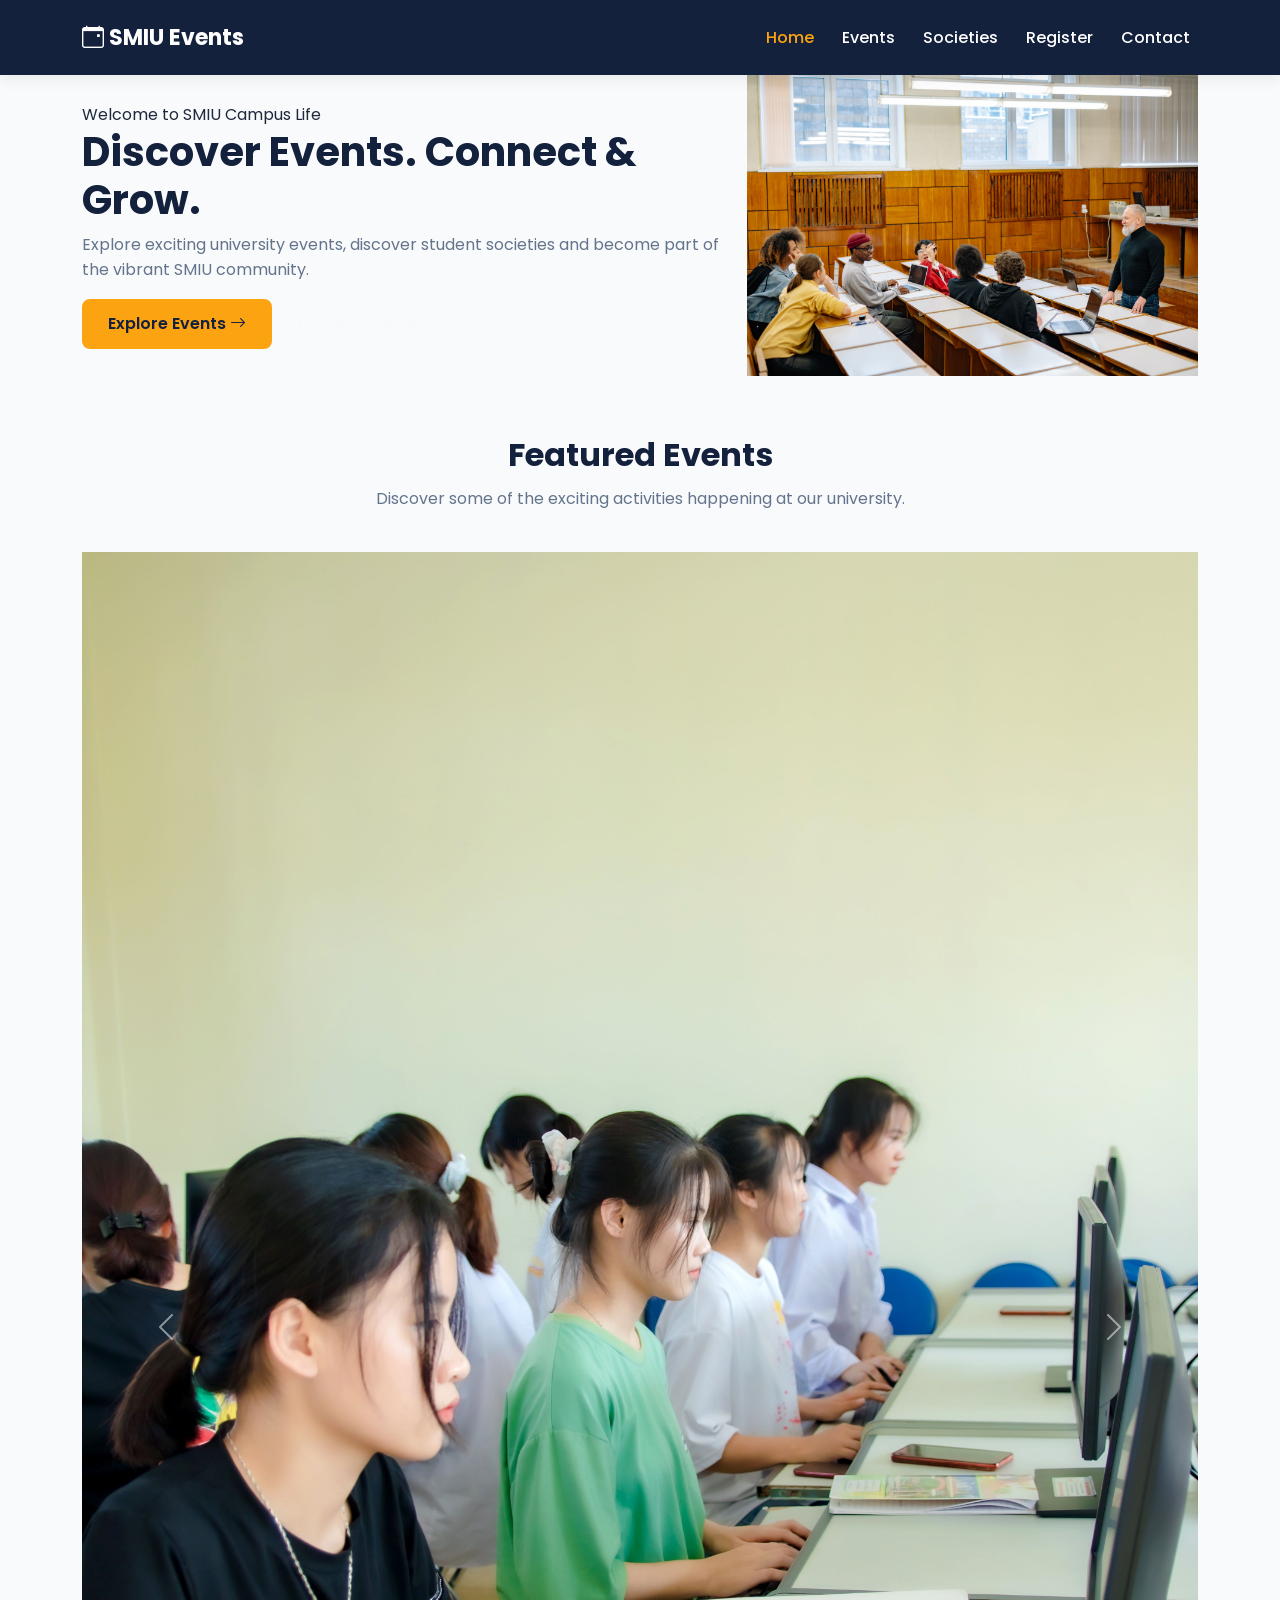
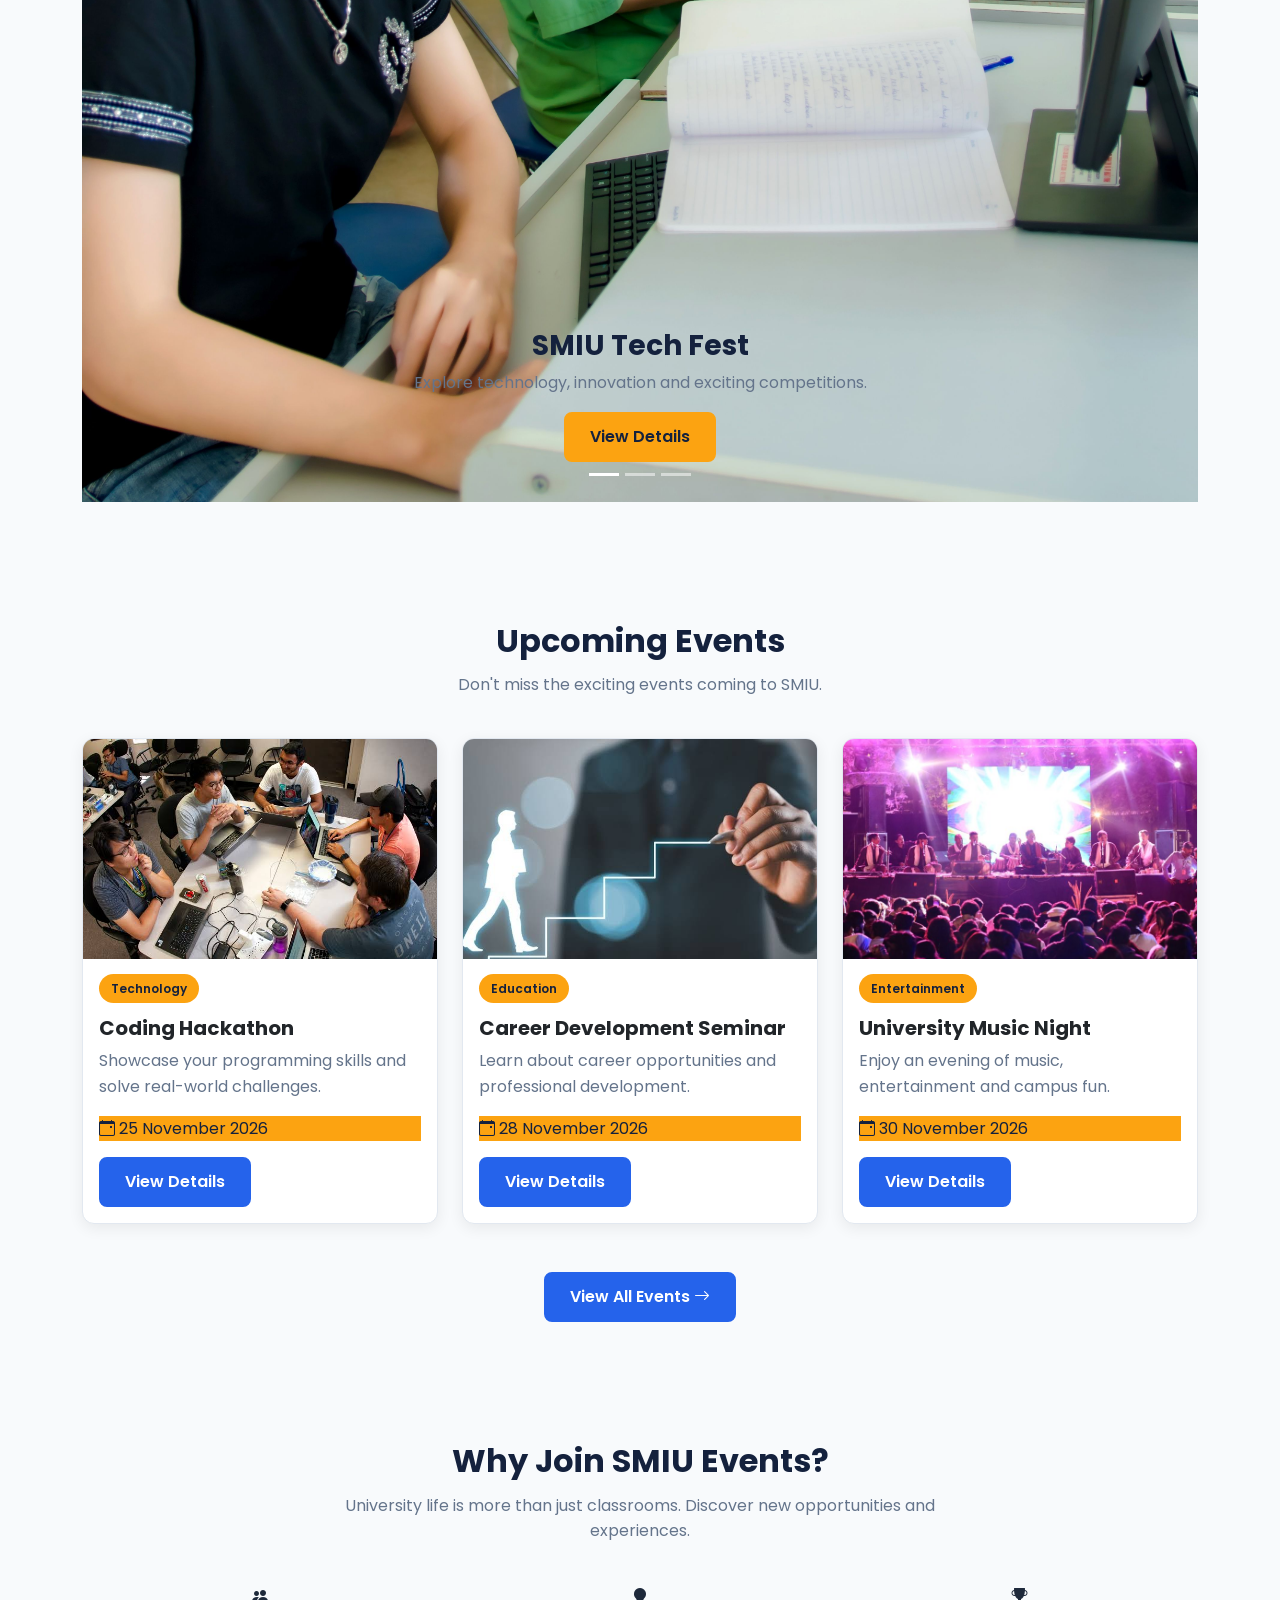
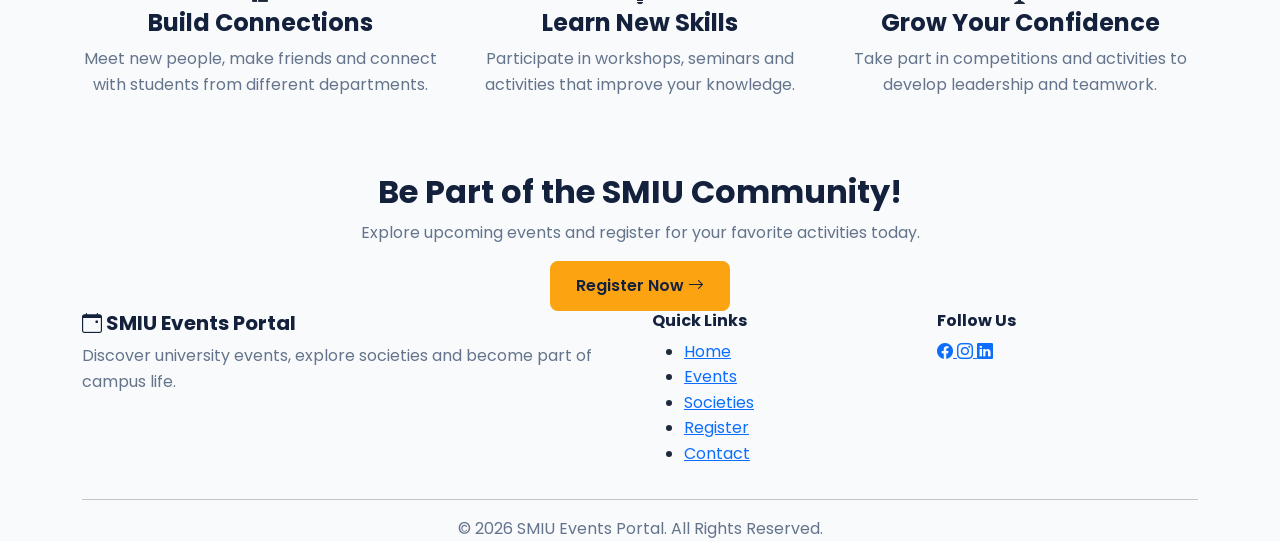
<file: index.html>
<!DOCTYPE html>
<html lang="en">

<head>
    <meta charset="UTF-8">
    <meta name="viewport" content="width=device-width, initial-scale=1.0">

    <title>SMIU Events Portal | Home</title>

    <!-- Bootstrap CSS -->
    <link href="https://cdn.jsdelivr.net/npm/bootstrap@5.3.3/dist/css/bootstrap.min.css"
          rel="stylesheet">

    <!-- Bootstrap Icons -->
    <link rel="stylesheet"
          href="https://cdn.jsdelivr.net/npm/bootstrap-icons@1.11.3/font/bootstrap-icons.min.css">

    <!-- Custom CSS -->
    <link rel="stylesheet" href="css/style.css">
</head>

<body>

    <!-- Navbar -->
    <header>
        <nav class="navbar navbar-expand-lg navbar-dark main-navbar">
            <div class="container">

                <a class="navbar-brand fw-bold" href="index.html">
                    <i class="bi bi-calendar-event"></i>
                    SMIU Events
                </a>

                <button class="navbar-toggler" type="button"
                        data-bs-toggle="collapse"
                        data-bs-target="#mainNavbar"
                        aria-controls="mainNavbar"
                        aria-expanded="false"
                        aria-label="Toggle navigation">

                    <span class="navbar-toggler-icon"></span>
                </button>

                <div class="collapse navbar-collapse" id="mainNavbar">
                    <ul class="navbar-nav ms-auto">

                        <li class="nav-item">
                            <a class="nav-link active"
                               aria-current="page"
                               href="index.html">Home</a>
                        </li>

                        <li class="nav-item">
                            <a class="nav-link" href="events.html">Events</a>
                        </li>

                        <li class="nav-item">
                            <a class="nav-link" href="societies.html">Societies</a>
                        </li>

                        <li class="nav-item">
                            <a class="nav-link" href="register.html">Register</a>
                        </li>

                        <li class="nav-item">
                            <a class="nav-link" href="contact.html">Contact</a>
                        </li>

                    </ul>
                </div>

            </div>
        </nav>
    </header>

    <main>

    <!-- Hero Section -->
    <section class="home-hero">
        <div class="container">

            <div class="row align-items-center">

                <div class="col-lg-7">

                    <span class="hero-tag">
                        Welcome to SMIU Campus Life
                    </span>

                    <h1>
                        Discover Events.
                        <span>Connect & Grow.</span>
                    </h1>

                    <p>
                        Explore exciting university events, discover
                        student societies and become part of the
                        vibrant SMIU community.
                    </p>

                    <a href="events.html" class="btn btn-accent">
                        Explore Events
                        <i class="bi bi-arrow-right"></i>
                    </a>

                    <a href="societies.html"
                       class="btn btn-outline-light ms-2">
                        Explore Societies
                    </a>

                </div>

                <div class="col-lg-5 mt-4 mt-lg-0">

                    <img src="images/events/pexels-yankrukov-8199134.jpg"
                         class="img-fluid hero-image"
                         alt="Students participating in a university campus event">

                </div>

            </div>
        </div>
    </section>

        <!-- =================================
             3. FEATURED EVENTS CAROUSEL
        ================================== -->

        <section class="section-padding">

            <div class="container">

                <div class="section-heading">
                    <h2>Featured Events</h2>
                    <p>
                        Discover some of the exciting activities
                        happening at our university.
                    </p>
                </div>

                <div id="featuredCarousel"
                     class="carousel slide"
                     data-bs-ride="carousel">

                    <!-- Carousel Indicators -->
                    <div class="carousel-indicators">

                        <button type="button"
                                data-bs-target="#featuredCarousel"
                                data-bs-slide-to="0"
                                class="active"
                                aria-current="true"
                                aria-label="Slide 1">
                        </button>

                        <button type="button"
                                data-bs-target="#featuredCarousel"
                                data-bs-slide-to="1"
                                aria-label="Slide 2">
                        </button>

                        <button type="button"
                                data-bs-target="#featuredCarousel"
                                data-bs-slide-to="2"
                                aria-label="Slide 3">
                        </button>

                    </div>

                    <!-- Carousel Items -->
                    <div class="carousel-inner">

                        <!-- Slide 1 -->
                        <div class="carousel-item active">

                            <img src="images/events/pexels-dothanhyb-5530486.jpg"
                                 class="d-block w-100 featured-image"
                                 alt="Students attending a technology festival">

                            <div class="carousel-caption">
                                <h3>SMIU Tech Fest</h3>
                                <p>
                                    Explore technology, innovation
                                    and exciting competitions.
                                </p>
                                <a href="event-details.html"
                                   class="btn btn-accent">
                                    View Details
                                </a>
                            </div>

                        </div>

                        <!-- Slide 2 -->
                        <div class="carousel-item">

                            <img src="images/events/pexels-sahil-prajapati-178989-32273761.jpg"
                                 class="d-block w-100 featured-image"
                                 alt="Students celebrating cultural diversity">

                            <div class="carousel-caption">
                                <h3>University Cultural Day</h3>
                                <p>
                                    Celebrate different cultures,
                                    traditions and creativity.
                                </p>
                                <a href="event-details.html"
                                   class="btn btn-accent">
                                    View Details
                                </a>
                            </div>

                        </div>

                        <!-- Slide 3 -->
                        <div class="carousel-item">

                            <img src="images/events/image.png"
                                 class="d-block w-100 featured-image"
                                 alt="Students participating in university sports">

                            <div class="carousel-caption">
                                <h3>Annual Sports Gala</h3>
                                <p>
                                    Experience teamwork, competition
                                    and sportsmanship.
                                </p>
                                <a href="event-details.html"
                                   class="btn btn-accent">
                                    View Details
                                </a>
                            </div>

                        </div>

                    </div>

                    <!-- Previous Button -->
                    <button class="carousel-control-prev"
                            type="button"
                            data-bs-target="#featuredCarousel"
                            data-bs-slide="prev">

                        <span class="carousel-control-prev-icon"
                              aria-hidden="true"></span>

                        <span class="visually-hidden">Previous</span>
                    </button>

                    <!-- Next Button -->
                    <button class="carousel-control-next"
                            type="button"
                            data-bs-target="#featuredCarousel"
                            data-bs-slide="next">

                        <span class="carousel-control-next-icon"
                              aria-hidden="true"></span>

                        <span class="visually-hidden">Next</span>
                    </button>

                </div>

            </div>
        </section>



        <!-- =================================
             4. UPCOMING EVENTS
        ================================== -->

        <section class="section-padding upcoming-section">

            <div class="container">

                <div class="section-heading">

                    <h2>Upcoming Events</h2>

                    <p>
                        Don't miss the exciting events
                        coming to SMIU.
                    </p>

                </div>


                <div class="row g-4">

                    <!-- Event Card 1 -->
                    <div class="col-md-6 col-lg-4">

                        <div class="card theme-card h-100">

                            <img src="images/events/haxckathon.png"
                                 class="card-img-top theme-image"
                                 alt="Students working together in a coding hackathon">

                            <div class="card-body">

                                <span class="theme-badge">
                                    Technology
                                </span>

                                <h5 class="card-title mt-3">
                                    Coding Hackathon
                                </h5>

                                <p class="card-text">
                                    Showcase your programming skills
                                    and solve real-world challenges.
                                </p>

                                <p class="event-date">
                                    <i class="bi bi-calendar-event"></i>
                                    25 November 2026
                                </p>

                                <a href="event-details.html"
                                   class="btn btn-primary-custom">
                                    View Details
                                </a>

                            </div>
                        </div>

                    </div>


                    <!-- Event Card 2 -->
                    <div class="col-md-6 col-lg-4">

                        <div class="card theme-card h-100">

                            <img src="images/events/career.png"
                                 class="card-img-top theme-image"
                                 alt="University students attending an educational seminar">

                            <div class="card-body">

                                <span class="theme-badge">
                                    Education
                                </span>

                                <h5 class="card-title mt-3">
                                    Career Development Seminar
                                </h5>

                                <p class="card-text">
                                    Learn about career opportunities
                                    and professional development.
                                </p>

                                <p class="event-date">
                                    <i class="bi bi-calendar-event"></i>
                                    28 November 2026
                                </p>

                                <a href="event-details.html"
                                   class="btn btn-primary-custom">
                                    View Details
                                </a>

                            </div>
                        </div>

                    </div>


                    <!-- Event Card 3 -->
                    <div class="col-md-6 col-lg-4">

                        <div class="card theme-card h-100">

                            <img src="images/events/concert.png"
                                 class="card-img-top theme-image"
                                 alt="Students enjoying a university music event">

                            <div class="card-body">

                                <span class="theme-badge">
                                    Entertainment
                                </span>

                                <h5 class="card-title mt-3">
                                    University Music Night
                                </h5>

                                <p class="card-text">
                                    Enjoy an evening of music,
                                    entertainment and campus fun.
                                </p>

                                <p class="event-date">
                                    <i class="bi bi-calendar-event"></i>
                                    30 November 2026
                                </p>

                                <a href="event-details.html"
                                   class="btn btn-primary-custom">
                                    View Details
                                </a>

                            </div>
                        </div>

                    </div>

                </div>


                <div class="text-center mt-5">

                    <a href="events.html"
                       class="btn btn-primary-custom">
                        View All Events
                        <i class="bi bi-arrow-right"></i>
                    </a>

                </div>

            </div>
        </section>


        <!-- =================================
             5. WHY JOIN SMIU EVENTS
        ================================== -->

        <section class="section-padding">

            <div class="container">

                <div class="section-heading">

                    <h2>Why Join SMIU Events?</h2>

                    <p>
                        University life is more than just classrooms.
                        Discover new opportunities and experiences.
                    </p>

                </div>


                <div class="row g-4">

                    <!-- Feature 1 -->
                    <div class="col-md-4">

                        <div class="feature-card text-center">

                            <div class="feature-icon">
                                <i class="bi bi-people-fill"></i>
                            </div>

                            <h4>Build Connections</h4>

                            <p>
                                Meet new people, make friends
                                and connect with students
                                from different departments.
                            </p>

                        </div>

                    </div>


                    <!-- Feature 2 -->
                    <div class="col-md-4">

                        <div class="feature-card text-center">

                            <div class="feature-icon">
                                <i class="bi bi-lightbulb-fill"></i>
                            </div>

                            <h4>Learn New Skills</h4>

                            <p>
                                Participate in workshops,
                                seminars and activities
                                that improve your knowledge.
                            </p>

                        </div>

                    </div>


                    <!-- Feature 3 -->
                    <div class="col-md-4">

                        <div class="feature-card text-center">

                            <div class="feature-icon">
                                <i class="bi bi-trophy-fill"></i>
                            </div>

                            <h4>Grow Your Confidence</h4>

                            <p>
                                Take part in competitions
                                and activities to develop
                                leadership and teamwork.
                            </p>

                        </div>

                    </div>

                </div>

            </div>
        </section>


        <!-- =================================
             6. CALL TO ACTION
        ================================== -->

        <section class="cta-section">

            <div class="container text-center">

                <h2>Be Part of the SMIU Community!</h2>

                <p>
                    Explore upcoming events and register
                    for your favorite activities today.
                </p>

                <a href="register.html"
                   class="btn btn-accent">
                    Register Now
                    <i class="bi bi-arrow-right"></i>
                </a>

            </div>

        </section>

</main>

    <footer class="main-footer">

        <div class="container">

            <div class="row gy-4">

                <div class="col-md-6">

                    <h5 class="fw-bold">
                        <i class="bi bi-calendar-event"></i>
                        SMIU Events Portal
                    </h5>

                    <p>
                        Discover university events, explore societies
                        and become part of campus life.
                    </p>

                </div>


                <div class="col-md-3">

                    <h6>Quick Links</h6>

                    <ul class="footer-links">

                        <li><a href="index.html">Home</a></li>
                        <li><a href="events.html">Events</a></li>
                        <li><a href="societies.html">Societies</a></li>
                        <li><a href="register.html">Register</a></li>
                        <li><a href="contact.html">Contact</a></li>

                    </ul>

                </div>


                <div class="col-md-3">

                    <h6>Follow Us</h6>

                    <a href="#" aria-label="Facebook">
                        <i class="bi bi-facebook"></i>
                    </a>

                    <a href="#" aria-label="Instagram">
                        <i class="bi bi-instagram"></i>
                    </a>

                    <a href="#" aria-label="LinkedIn">
                        <i class="bi bi-linkedin"></i>
                    </a>

                </div>

            </div>

            <hr>

            <p class="text-center mb-0">
                &copy; 2026 SMIU Events Portal.
                All Rights Reserved.
            </p>

        </div>

    </footer>

    <script src="https://cdn.jsdelivr.net/npm/bootstrap@5.3.3/dist/js/bootstrap.bundle.min.js"></script>
</body>
</html>
</file>
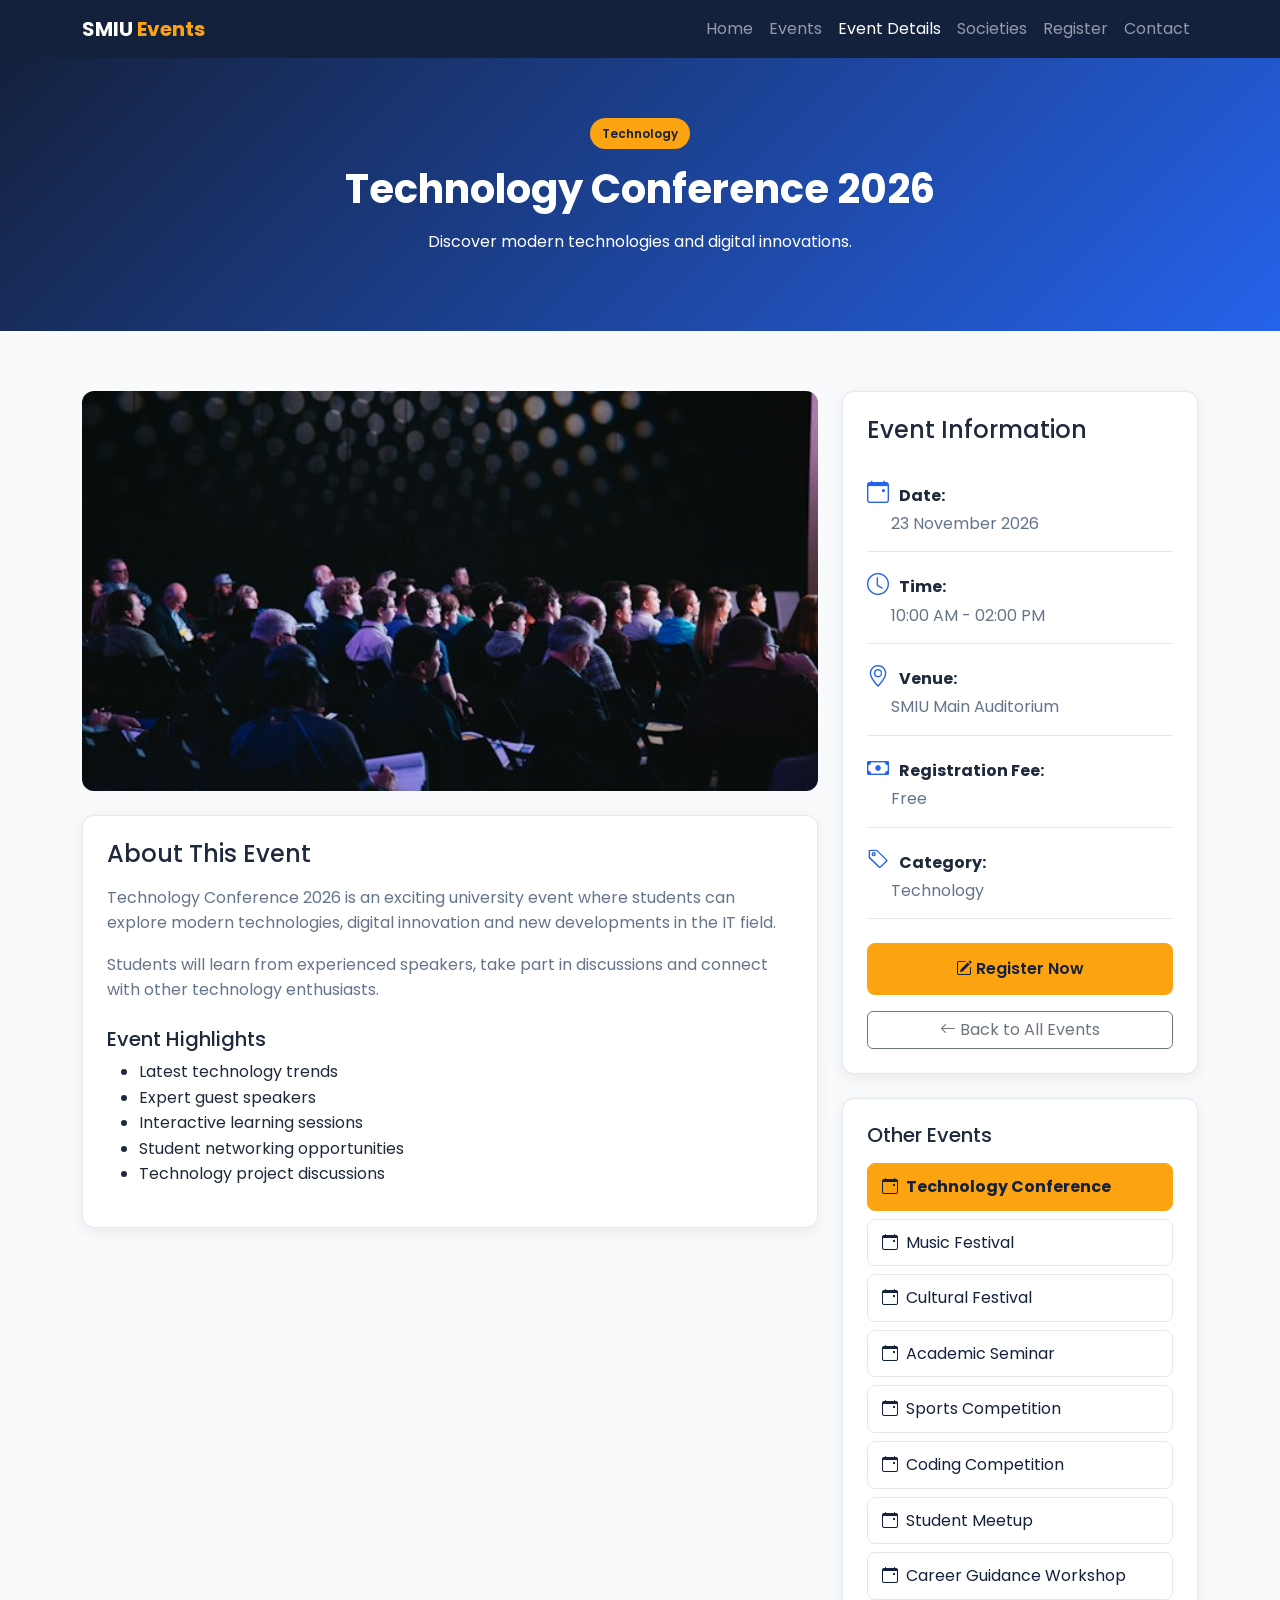
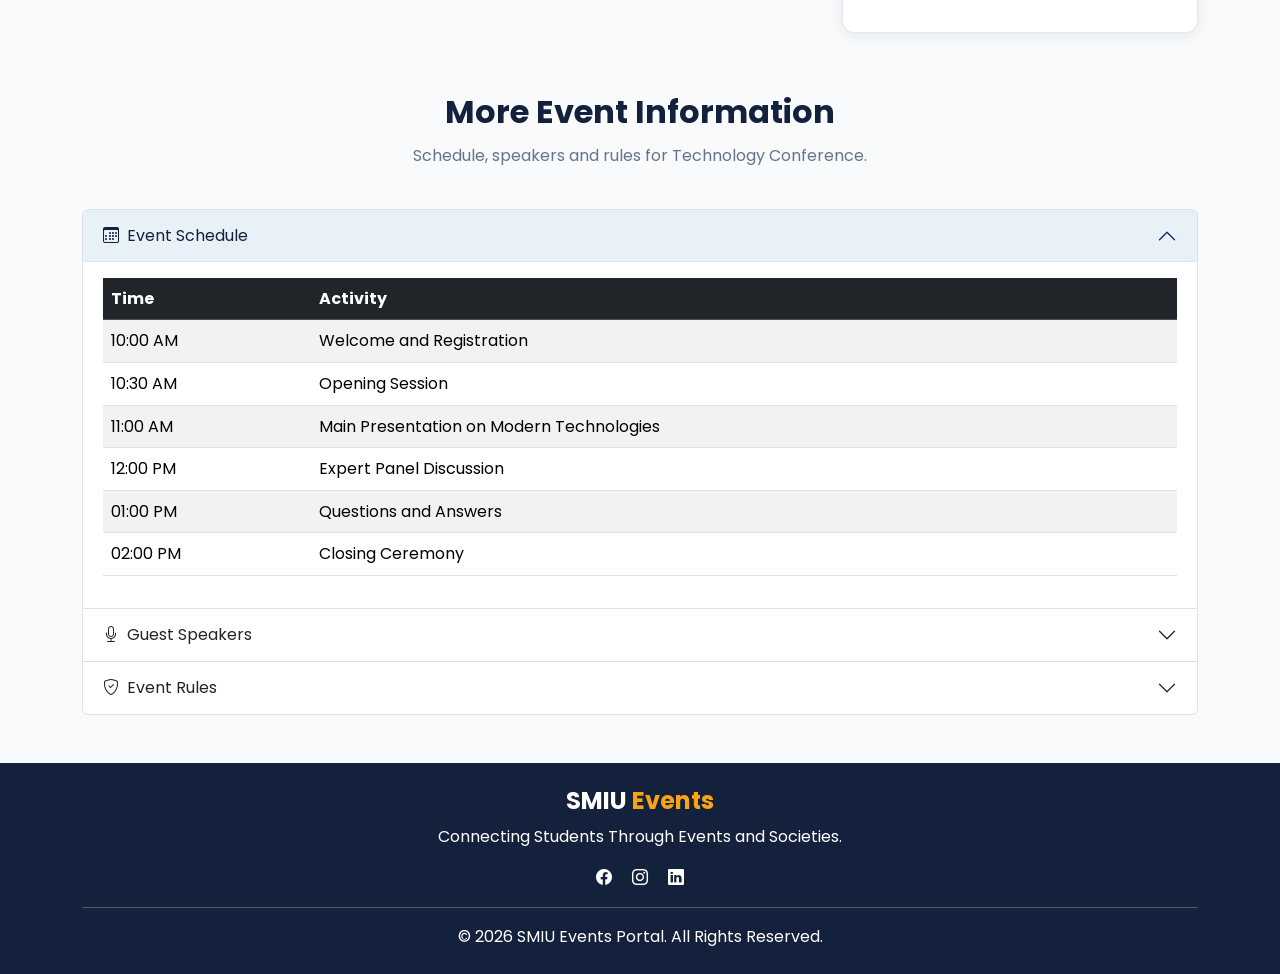
<file: event-details.html>
<!DOCTYPE html>
<html lang="en">
<head>
    <meta charset="UTF-8">
    <meta name="viewport" content="width=device-width, initial-scale=1.0">

    <title>Event Details | SMIU Events Portal</title>

    <!-- Bootstrap CSS -->
    <link href="https://cdn.jsdelivr.net/npm/bootstrap@5.3.3/dist/css/bootstrap.min.css" rel="stylesheet">

    <!-- Bootstrap Icons -->
    <link rel="stylesheet" href="https://cdn.jsdelivr.net/npm/bootstrap-icons@1.11.3/font/bootstrap-icons.min.css">

    <!-- Main CSS (linked after Bootstrap) -->
    <link rel="stylesheet" href="css/style.css">

    <style>
        /* ===== EVENTS AND EVENT DETAILS STYLES (uses theme variables from style.css) ===== */
        /* Shared navbar and footer (same on every page) */
        .site-navbar {
            background-color: var(--primary);
        }

        .site-footer {
            background-color: var(--primary);
        }

        .site-accent {
            color: var(--accent);
        }

        /* Gradient hero for events and event details */
        .events-hero {
            background: linear-gradient(135deg, var(--primary), var(--secondary));
        }

        /* Filter buttons */
        .filter-btn.active {
            background-color: var(--secondary);
            border-color: var(--secondary);
            color: var(--text-light);
        }

        /* Event cards: all images the same size, face/subject stays visible */
        #eventsGrid .theme-image {
            height: 190px;
            object-position: center;
        }

        /* Event details: banner image */
        .event-banner {
            width: 100%;
            height: 400px;
            object-fit: cover;
            border-radius: var(--radius-medium);
        }

        /* Event details: info list */
        .info-item {
            padding: 15px 0;
            border-bottom: 1px solid var(--border-color);
        }

        .info-item i {
            color: var(--secondary);
            font-size: 22px;
            margin-right: 10px;
        }

        /* Event details: accordion */
        .accordion-button:not(.collapsed) {
            background-color: #E8F0F8;
            color: var(--primary);
        }

        /* Event details: list of other events */
        .other-event-link {
            display: block;
            padding: 10px 14px;
            border-radius: 8px;
            text-decoration: none;
            color: var(--primary);
            border: 1px solid var(--border-color);
            margin-bottom: 8px;
            transition: var(--transition);
        }

        .other-event-link:hover {
            background-color: var(--secondary);
            border-color: var(--secondary);
            color: var(--text-light);
        }

        .other-event-link.current {
            background-color: var(--accent);
            border-color: var(--accent);
            font-weight: 700;
        }

        /* Registration modal header */
        .site-modal-header {
            background-color: var(--primary);
        }

        /* Mobile */
        @media (max-width: 576px) {
            .event-banner {
                height: 220px;
            }
        }
    </style>
</head>

<body>

<!-- ================= NAVBAR ================= -->
<header>
    <nav class="navbar navbar-expand-lg navbar-dark site-navbar">
        <div class="container">

            <a class="navbar-brand fw-bold" href="index.html">
                SMIU <span class="site-accent">Events</span>
            </a>

            <button class="navbar-toggler" type="button"
                    data-bs-toggle="collapse" data-bs-target="#navbarMenu"
                    aria-controls="navbarMenu" aria-expanded="false"
                    aria-label="Toggle navigation">
                <span class="navbar-toggler-icon"></span>
            </button>

            <div class="collapse navbar-collapse" id="navbarMenu">
                <ul class="navbar-nav ms-auto">
                    <li class="nav-item"><a class="nav-link" href="index.html">Home</a></li>
                    <li class="nav-item"><a class="nav-link" href="events.html">Events</a></li>
                    <li class="nav-item"><a class="nav-link active" aria-current="page" href="event-details.html">Event Details</a></li>
                    <li class="nav-item"><a class="nav-link" href="societies.html">Societies</a></li>
                    <li class="nav-item"><a class="nav-link" href="register.html">Register</a></li>
                    <li class="nav-item"><a class="nav-link" href="contact.html">Contact</a></li>
                </ul>
            </div>

        </div>
    </nav>
</header>


<main>

    <!-- Selected event is rendered here by js/event-details.js -->
    <div id="eventContainer"></div>


    <!-- ================= REGISTRATION MODAL ================= -->
    <div class="modal fade" id="registrationModal" tabindex="-1"
         aria-labelledby="registrationModalLabel" aria-hidden="true">

        <div class="modal-dialog modal-dialog-centered">
            <div class="modal-content">

                <div class="modal-header site-modal-header">
                    <h5 class="modal-title text-white" id="registrationModalLabel">Event Registration</h5>
                    <button type="button" class="btn-close btn-close-white"
                            data-bs-dismiss="modal" aria-label="Close"></button>
                </div>

                <div class="modal-body">

                    <div id="formSuccess" class="alert alert-success d-none" role="alert">
                        <i class="bi bi-check-circle-fill"></i>
                        Registration submitted successfully!
                    </div>

                    <form id="registrationForm" novalidate>

                        <input type="hidden" name="event" id="eventNameField" value="">

                        <div class="mb-3">
                            <label for="studentName" class="form-label">Full Name</label>
                            <input type="text" class="form-control" id="studentName"
                                   name="studentName" placeholder="Enter your full name" required>
                            <div class="invalid-feedback">Please enter your full name.</div>
                        </div>

                        <div class="mb-3">
                            <label for="rollNumber" class="form-label">Roll Number</label>
                            <input type="text" class="form-control" id="rollNumber"
                                   name="rollNumber" placeholder="BSE-24S-000" required>
                            <div class="invalid-feedback">Please enter your roll number.</div>
                        </div>

                        <div class="mb-3">
                            <label for="studentEmail" class="form-label">Email Address</label>
                            <input type="email" class="form-control" id="studentEmail"
                                   name="studentEmail" placeholder="example@email.com" required>
                            <div class="invalid-feedback">Please enter a valid email address.</div>
                        </div>

                        <div class="mb-3">
                            <label for="studentPhone" class="form-label">Phone Number</label>
                            <input type="tel" class="form-control" id="studentPhone"
                                   name="studentPhone" placeholder="03XX XXXXXXX" required>
                            <div class="invalid-feedback">Please enter your phone number.</div>
                        </div>

                        <div class="mb-3">
                            <label for="department" class="form-label">Department</label>
                            <select class="form-select" id="department" name="department" required>
                                <option value="">Select Department</option>
                                <option>Computer Science</option>
                                <option>Software Engineering</option>
                                <option>Information Technology</option>
                                <option>Business Administration</option>
                                <option>Media Studies</option>
                            </select>
                            <div class="invalid-feedback">Please select your department.</div>
                        </div>

                        <div class="form-check mb-3">
                            <input class="form-check-input" type="checkbox" id="agreeTerms" required>
                            <label class="form-check-label" for="agreeTerms">
                                I agree to the event registration rules.
                            </label>
                            <div class="invalid-feedback">You must agree before submitting.</div>
                        </div>

                        <button type="submit" class="btn-primary-custom w-100">
                            Submit Registration
                        </button>

                    </form>

                </div>

            </div>
        </div>

    </div>

</main>


<!-- ================= FOOTER ================= -->
<footer class="text-white py-4 site-footer">
    <div class="container text-center">

        <h4 class="text-white fw-bold">
            SMIU <span class="site-accent">Events</span>
        </h4>

        <p class="text-white">Connecting Students Through Events and Societies.</p>

        <div class="mb-3">
            <a href="#" class="text-white mx-2" aria-label="Facebook"><i class="bi bi-facebook"></i></a>
            <a href="#" class="text-white mx-2" aria-label="Instagram"><i class="bi bi-instagram"></i></a>
            <a href="#" class="text-white mx-2" aria-label="LinkedIn"><i class="bi bi-linkedin"></i></a>
        </div>

        <hr>

        <p class="text-white mb-0">&copy; 2026 SMIU Events Portal. All Rights Reserved.</p>

    </div>
</footer>


<!-- Bootstrap JS -->
<script src="https://cdn.jsdelivr.net/npm/bootstrap@5.3.3/dist/js/bootstrap.bundle.min.js"></script>

<script>
        // ================= EVENTS DATA =================
        // To add a new event, add one more object to this list.
        var events = [
            {
                id: 1,
                title: "Technology Conference 2026",
                shortName: "Technology Conference",
                tagline: "Discover modern technologies and digital innovations.",
                image: "images/1.jpeg",
                alt: "Technology conference attended by students",
                date: "23 November 2026",
                time: "10:00 AM - 02:00 PM",
                venue: "SMIU Main Auditorium",
                fee: "Free",
                category: "Technology",
                about: [
                    "Technology Conference 2026 is an exciting university event where students can explore modern technologies, digital innovation and new developments in the IT field.",
                    "Students will learn from experienced speakers, take part in discussions and connect with other technology enthusiasts."
                ],
                highlights: [
                    "Latest technology trends",
                    "Expert guest speakers",
                    "Interactive learning sessions",
                    "Student networking opportunities",
                    "Technology project discussions"
                ],
                schedule: [
                    ["10:00 AM", "Welcome and Registration"],
                    ["10:30 AM", "Opening Session"],
                    ["11:00 AM", "Main Presentation on Modern Technologies"],
                    ["12:00 PM", "Expert Panel Discussion"],
                    ["01:00 PM", "Questions and Answers"],
                    ["02:00 PM", "Closing Ceremony"]
                ],
                speakersTitle: "Technology Experts",
                speakersText: "Guest speakers will share their knowledge about software development, artificial intelligence and modern technology trends.",
                speakers: ["Software Development Expert", "Artificial Intelligence Specialist", "IT Industry Professional"]
            },
            {
                id: 2,
                title: "Music Festival 2026",
                shortName: "Music Festival",
                tagline: "Enjoy live music and amazing student performances.",
                image: "images/2.jpeg",
                alt: "University music festival",
                date: "24 November 2026",
                time: "02:00 PM - 06:00 PM",
                venue: "University Ground",
                fee: "Free",
                category: "Music",
                about: [
                    "Music Festival 2026 brings the university together for an afternoon of live music, singing and performances by talented SMIU students.",
                    "Students can perform on stage, enjoy the show with friends and celebrate the creative side of university life."
                ],
                highlights: [
                    "Live band performances",
                    "Solo and group singing",
                    "Student talent showcase",
                    "Food and refreshment stalls",
                    "Prizes for best performances"
                ],
                schedule: [
                    ["02:00 PM", "Gates Open and Registration"],
                    ["02:30 PM", "Opening Performance"],
                    ["03:00 PM", "Student Bands Showcase"],
                    ["04:00 PM", "Refreshment Break"],
                    ["04:30 PM", "Guest Musician Performance"],
                    ["05:30 PM", "Prize Distribution"],
                    ["06:00 PM", "Closing Ceremony"]
                ],
                speakersTitle: "Performers and Guests",
                speakersText: "Special guests and student artists will perform and share their love for music.",
                speakers: ["Guest Musician", "Student Bands", "Event Host"]
            },
            {
                id: 3,
                title: "Cultural Festival 2026",
                shortName: "Cultural Festival",
                tagline: "Celebrate traditions, diversity and cultures.",
                image: "images/3.jpeg",
                alt: "Cultural university celebration",
                date: "25 November 2026",
                time: "11:00 AM - 04:00 PM",
                venue: "Student Hall",
                fee: "Free",
                category: "Culture",
                about: [
                    "Cultural Festival 2026 is a colorful celebration of the traditions, clothing, food and art of different regions and communities at SMIU.",
                    "Students will showcase cultural performances, stalls and exhibitions while learning about each other's heritage."
                ],
                highlights: [
                    "Traditional dress showcase",
                    "Cultural performances",
                    "Food stalls from different regions",
                    "Art and craft exhibitions",
                    "Student participation awards"
                ],
                schedule: [
                    ["11:00 AM", "Welcome and Opening"],
                    ["11:30 AM", "Traditional Dress Showcase"],
                    ["12:30 PM", "Cultural Performances"],
                    ["01:30 PM", "Food Stalls and Lunch Break"],
                    ["02:30 PM", "Art and Craft Exhibition"],
                    ["03:30 PM", "Awards and Certificates"],
                    ["04:00 PM", "Closing Ceremony"]
                ],
                speakersTitle: "Cultural Guests",
                speakersText: "Invited guests will share the history and importance of cultural traditions.",
                speakers: ["Cultural Heritage Speaker", "Folk Performers", "Student Society Representatives"]
            },
            {
                id: 4,
                title: "Academic Seminar 2026",
                shortName: "Academic Seminar",
                tagline: "Learn from experts and improve your knowledge.",
                image: "images/4.jpeg",
                alt: "Students attending an academic seminar",
                date: "26 November 2026",
                time: "09:00 AM - 12:00 PM",
                venue: "Conference Room",
                fee: "Free",
                category: "Education",
                about: [
                    "Academic Seminar 2026 is a learning-focused event where students can gain knowledge from experienced teachers and professionals.",
                    "The seminar covers study skills, research and academic success, with time for students to ask questions."
                ],
                highlights: [
                    "Expert academic talks",
                    "Study and research tips",
                    "Question and answer session",
                    "Certificates of participation",
                    "Networking with faculty"
                ],
                schedule: [
                    ["09:00 AM", "Welcome and Registration"],
                    ["09:30 AM", "Opening Session"],
                    ["10:00 AM", "Talk: Study Skills and Research"],
                    ["11:00 AM", "Questions and Answers"],
                    ["11:45 AM", "Certificate Distribution"],
                    ["12:00 PM", "Closing Ceremony"]
                ],
                speakersTitle: "Academic Experts",
                speakersText: "Faculty members and invited experts will guide students on academic growth and research.",
                speakers: ["University Professor", "Research Specialist", "Academic Advisor"]
            },
            {
                id: 5,
                title: "Sports Competition 2026",
                shortName: "Sports Competition",
                tagline: "Participate in exciting sports competitions.",
                image: "images/5.jpeg",
                alt: "Students playing sports",
                date: "27 November 2026",
                time: "03:00 PM - 07:00 PM",
                venue: "Sports Ground",
                fee: "Free",
                category: "Sports",
                about: [
                    "Sports Competition 2026 is an energetic event where SMIU students compete in different games and show their teamwork and fitness.",
                    "Teams from different departments will play against each other for medals and the championship trophy."
                ],
                highlights: [
                    "Cricket and football matches",
                    "Inter-department teams",
                    "Medals and trophies",
                    "Fair play and teamwork",
                    "Cheering crowd and fun activities"
                ],
                schedule: [
                    ["03:00 PM", "Opening and Team Introduction"],
                    ["03:30 PM", "Cricket Matches"],
                    ["05:00 PM", "Football Matches"],
                    ["06:30 PM", "Final Matches"],
                    ["06:45 PM", "Trophy and Medal Ceremony"],
                    ["07:00 PM", "Closing Ceremony"]
                ],
                speakersTitle: "Sports Guests",
                speakersText: "Coaches and sports professionals will guide the teams and present the awards.",
                speakers: ["Sports Coach", "Match Referee", "Chief Guest"]
            },
            {
                id: 6,
                title: "Coding Competition 2026",
                shortName: "Coding Competition",
                tagline: "Test your programming and problem-solving skills.",
                image: "images/6.jpeg",
                alt: "Students working with computers",
                date: "28 November 2026",
                time: "10:00 AM - 03:00 PM",
                venue: "Computer Lab",
                fee: "Free",
                category: "Technology",
                about: [
                    "Coding Competition 2026 challenges SMIU students to solve programming problems and show their logic and problem-solving skills.",
                    "Participants will compete individually or in teams within a time limit, and the best coders will win prizes."
                ],
                highlights: [
                    "Programming challenges",
                    "Individual and team rounds",
                    "Time-based problem solving",
                    "Prizes for top coders",
                    "Certificates for all participants"
                ],
                schedule: [
                    ["10:00 AM", "Registration and Lab Setup"],
                    ["10:30 AM", "Rules Briefing"],
                    ["11:00 AM", "Round 1: Problem Solving"],
                    ["12:30 PM", "Lunch Break"],
                    ["01:00 PM", "Final Round"],
                    ["02:30 PM", "Judging and Results"],
                    ["03:00 PM", "Prize Distribution"]
                ],
                speakersTitle: "Judges and Mentors",
                speakersText: "Experienced developers will judge the competition and guide participants.",
                speakers: ["Senior Software Developer", "Competitive Programming Mentor", "IT Industry Judge"]
            },
            {
                id: 7,
                title: "Student Meetup 2026",
                shortName: "Student Meetup",
                tagline: "Meet new people and build student connections.",
                image: "images/7.jpeg",
                alt: "University student gathering",
                date: "29 November 2026",
                time: "01:00 PM - 04:00 PM",
                venue: "Student Center",
                fee: "Free",
                category: "Social",
                about: [
                    "Student Meetup 2026 is a friendly gathering where students from all departments can meet, talk and make new friends.",
                    "The event includes games, group activities and open conversations in a relaxed environment."
                ],
                highlights: [
                    "Meet students from all departments",
                    "Fun games and activities",
                    "Group discussions",
                    "Refreshments",
                    "Build lasting friendships"
                ],
                schedule: [
                    ["01:00 PM", "Welcome and Registration"],
                    ["01:30 PM", "Icebreaker Games"],
                    ["02:15 PM", "Group Discussions"],
                    ["03:00 PM", "Refreshments"],
                    ["03:30 PM", "Open Networking"],
                    ["04:00 PM", "Closing"]
                ],
                speakersTitle: "Hosts and Guests",
                speakersText: "Student leaders and society members will host the meetup and guide the activities.",
                speakers: ["Student Society President", "Event Host", "Faculty Guest"]
            },
            {
                id: 8,
                title: "Career Guidance Workshop 2026",
                shortName: "Career Guidance Workshop",
                tagline: "Explore career opportunities and professional skills.",
                image: "images/8.jpeg",
                alt: "Guest speaker presenting at an event",
                date: "30 November 2026",
                time: "12:00 PM - 03:00 PM",
                venue: "Seminar Hall",
                fee: "Free",
                category: "Career",
                about: [
                    "Career Guidance Workshop 2026 helps students plan their future by learning about job opportunities and professional skills.",
                    "Industry experts will share advice on resumes, interviews and building a successful career after university."
                ],
                highlights: [
                    "Career planning advice",
                    "Resume and CV tips",
                    "Interview preparation",
                    "Meet industry professionals",
                    "Question and answer session"
                ],
                schedule: [
                    ["12:00 PM", "Welcome and Registration"],
                    ["12:20 PM", "Opening Session"],
                    ["12:30 PM", "Talk: Career Planning"],
                    ["01:15 PM", "Resume and CV Workshop"],
                    ["02:00 PM", "Interview Preparation"],
                    ["02:30 PM", "Questions and Answers"],
                    ["03:00 PM", "Closing Ceremony"]
                ],
                speakersTitle: "Career Experts",
                speakersText: "Professionals from different industries will share their experience and advice.",
                speakers: ["HR Professional", "Industry Manager", "Career Counselor"]
            }
        ];

        // Event rules (same for every event)
        var rules = [
            "Students must bring their university ID cards.",
            "Arrive before the event starting time.",
            "Maintain discipline during the sessions.",
            "Follow the instructions of event organizers.",
            "Respect other participants."
        ];


        // ================= HELPERS =================
        function listItems(arr) {
            return arr.map(function (item) { return "<li>" + item + "</li>"; }).join("");
        }

        // Read the event id from the URL: event-details.html?id=3
        function getEventId() {
            var params = new URLSearchParams(window.location.search);
            return parseInt(params.get("id"), 10) || 1;
        }


        // ================= RENDER =================
        function renderEvent(ev) {
            var scheduleRows = ev.schedule.map(function (row) {
                return "<tr><td>" + row[0] + "</td><td>" + row[1] + "</td></tr>";
            }).join("");

            var otherEvents = events.map(function (e) {
                var cls = e.id === ev.id ? "other-event-link current" : "other-event-link";
                return '<a class="' + cls + '" href="event-details.html?id=' + e.id + '">' +
                       '<i class="bi bi-calendar-event me-2"></i>' + e.shortName + '</a>';
            }).join("");

            var html = `
        <!-- EVENT HERO -->
        <section class="section-padding text-center events-hero">
            <div class="container">
                <span class="theme-badge mb-3 d-inline-block">${ev.category}</span>
                <h1 class="text-white fw-bold">${ev.title}</h1>
                <p class="text-white mt-3">${ev.tagline}</p>
            </div>
        </section>

        <!-- EVENT INFORMATION -->
        <section class="section-padding">
            <div class="container">
                <div class="row g-4 align-items-start">

                    <!-- BANNER AND DESCRIPTION -->
                    <div class="col-12 col-lg-8">
                        <img src="${ev.image}" class="event-banner mb-4" alt="${ev.alt}">

                        <div class="theme-card p-4">
                            <h2 class="h4 mb-3">About This Event</h2>
                            ${ev.about.map(function (p) { return "<p>" + p + "</p>"; }).join("")}

                            <h3 class="h5 mt-4">Event Highlights</h3>
                            <ul>${listItems(ev.highlights)}</ul>
                        </div>
                    </div>

                    <!-- INFO LIST -->
                    <div class="col-12 col-lg-4">
                        <div class="theme-card p-4">
                            <h2 class="h4 mb-3">Event Information</h2>

                            <div class="info-item">
                                <i class="bi bi-calendar-event"></i><strong>Date:</strong>
                                <p class="ms-4 mb-0">${ev.date}</p>
                            </div>
                            <div class="info-item">
                                <i class="bi bi-clock"></i><strong>Time:</strong>
                                <p class="ms-4 mb-0">${ev.time}</p>
                            </div>
                            <div class="info-item">
                                <i class="bi bi-geo-alt"></i><strong>Venue:</strong>
                                <p class="ms-4 mb-0">${ev.venue}</p>
                            </div>
                            <div class="info-item">
                                <i class="bi bi-cash"></i><strong>Registration Fee:</strong>
                                <p class="ms-4 mb-0">${ev.fee}</p>
                            </div>
                            <div class="info-item">
                                <i class="bi bi-tag"></i><strong>Category:</strong>
                                <p class="ms-4 mb-0">${ev.category}</p>
                            </div>

                            <div class="d-grid mt-4">
                                <button type="button" class="btn-accent"
                                        data-bs-toggle="modal"
                                        data-bs-target="#registrationModal"
                                        data-event="${ev.shortName}">
                                    <i class="bi bi-pencil-square"></i> Register Now
                                </button>
                            </div>

                            <a href="events.html" class="btn btn-outline-secondary w-100 mt-3">
                                <i class="bi bi-arrow-left"></i> Back to All Events
                            </a>
                        </div>

                        <div class="theme-card p-4 mt-4">
                            <h2 class="h5 mb-3">Other Events</h2>
                            ${otherEvents}
                        </div>
                    </div>

                </div>
            </div>
        </section>

        <!-- ACCORDION: SCHEDULE / SPEAKERS / RULES -->
        <section class="pb-5">
            <div class="container">

                <div class="section-heading">
                    <h2>More Event Information</h2>
                    <p>Schedule, speakers and rules for ${ev.shortName}.</p>
                </div>

                <div class="accordion" id="eventAccordion">

                    <!-- SCHEDULE -->
                    <div class="accordion-item">
                        <h3 class="accordion-header">
                            <button class="accordion-button" type="button"
                                    data-bs-toggle="collapse" data-bs-target="#schedule"
                                    aria-expanded="true" aria-controls="schedule">
                                <i class="bi bi-calendar3 me-2"></i> Event Schedule
                            </button>
                        </h3>
                        <div id="schedule" class="accordion-collapse collapse show" data-bs-parent="#eventAccordion">
                            <div class="accordion-body">
                                <div class="table-responsive">
                                    <table class="table table-striped table-hover">
                                        <thead class="table-dark">
                                            <tr><th scope="col">Time</th><th scope="col">Activity</th></tr>
                                        </thead>
                                        <tbody>${scheduleRows}</tbody>
                                    </table>
                                </div>
                            </div>
                        </div>
                    </div>

                    <!-- SPEAKERS -->
                    <div class="accordion-item">
                        <h3 class="accordion-header">
                            <button class="accordion-button collapsed" type="button"
                                    data-bs-toggle="collapse" data-bs-target="#speakers"
                                    aria-expanded="false" aria-controls="speakers">
                                <i class="bi bi-mic me-2"></i> Guest Speakers
                            </button>
                        </h3>
                        <div id="speakers" class="accordion-collapse collapse" data-bs-parent="#eventAccordion">
                            <div class="accordion-body">
                                <h4 class="h5">${ev.speakersTitle}</h4>
                                <p>${ev.speakersText}</p>
                                <ul>${listItems(ev.speakers)}</ul>
                            </div>
                        </div>
                    </div>

                    <!-- RULES -->
                    <div class="accordion-item">
                        <h3 class="accordion-header">
                            <button class="accordion-button collapsed" type="button"
                                    data-bs-toggle="collapse" data-bs-target="#rules"
                                    aria-expanded="false" aria-controls="rules">
                                <i class="bi bi-shield-check me-2"></i> Event Rules
                            </button>
                        </h3>
                        <div id="rules" class="accordion-collapse collapse" data-bs-parent="#eventAccordion">
                            <div class="accordion-body">
                                <ul>${listItems(rules)}</ul>
                            </div>
                        </div>
                    </div>

                </div>

            </div>
        </section>`;

            document.getElementById("eventContainer").innerHTML = html;
            document.title = ev.title + " | SMIU Events Portal";
        }


        // ================= START =================
        var currentId = getEventId();
        var selected = events.find(function (e) { return e.id === currentId; }) || events[0];
        renderEvent(selected);


        // ================= MODAL: remember which event =================
        var modalElement = document.getElementById("registrationModal");

        modalElement.addEventListener("show.bs.modal", function (e) {
            var btn = e.relatedTarget;
            if (btn && btn.dataset.event) {
                document.getElementById("eventNameField").value = btn.dataset.event;
            }
        });


        // ================= MODAL FORM VALIDATION =================
        var regForm = document.getElementById("registrationForm");
        var formSuccess = document.getElementById("formSuccess");

        regForm.addEventListener("submit", function (e) {
            e.preventDefault();

            if (!regForm.checkValidity()) {
                e.stopPropagation();
                regForm.classList.add("was-validated");
                return;
            }

            // Valid: show success message, then reset and close the modal
            formSuccess.classList.remove("d-none");
            setTimeout(function () {
                regForm.reset();
                regForm.classList.remove("was-validated");
                formSuccess.classList.add("d-none");
                bootstrap.Modal.getInstance(modalElement).hide();
            }, 1500);
        });
</script>

</body>
</html>
</file>
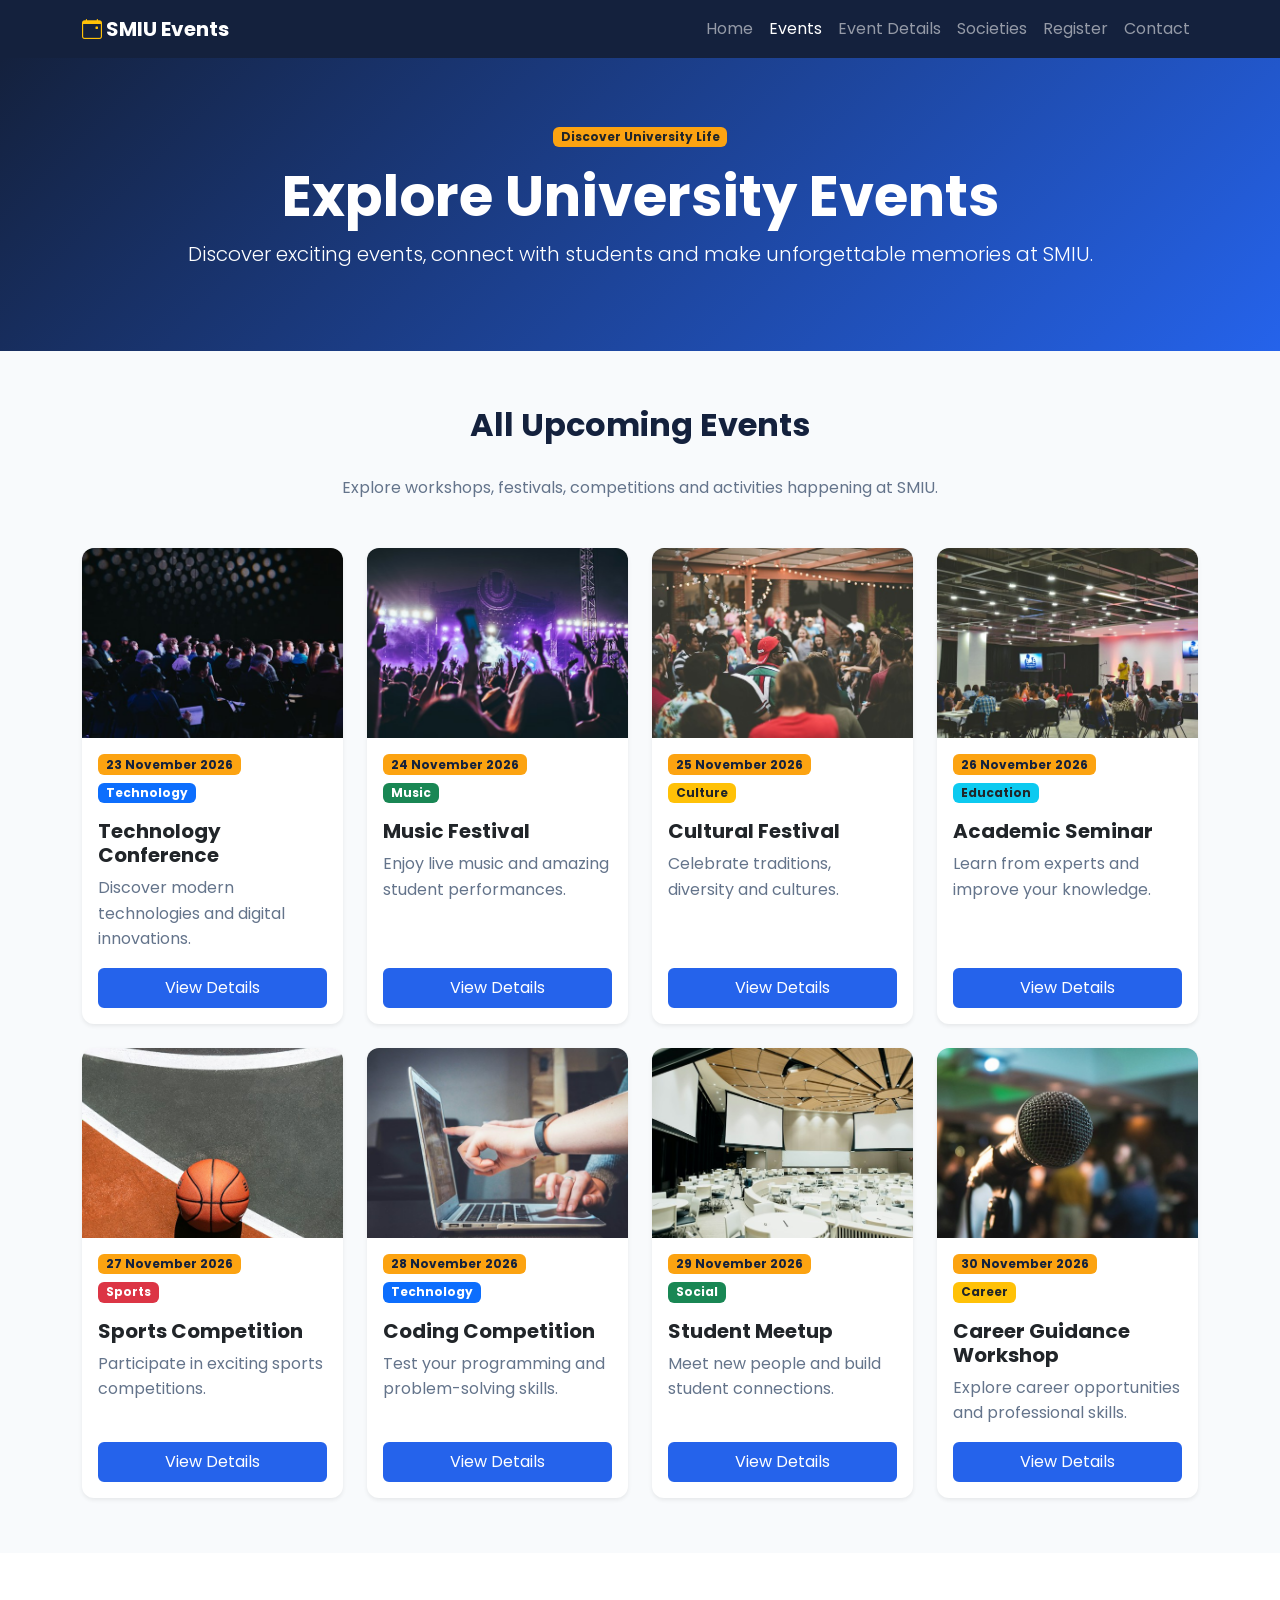
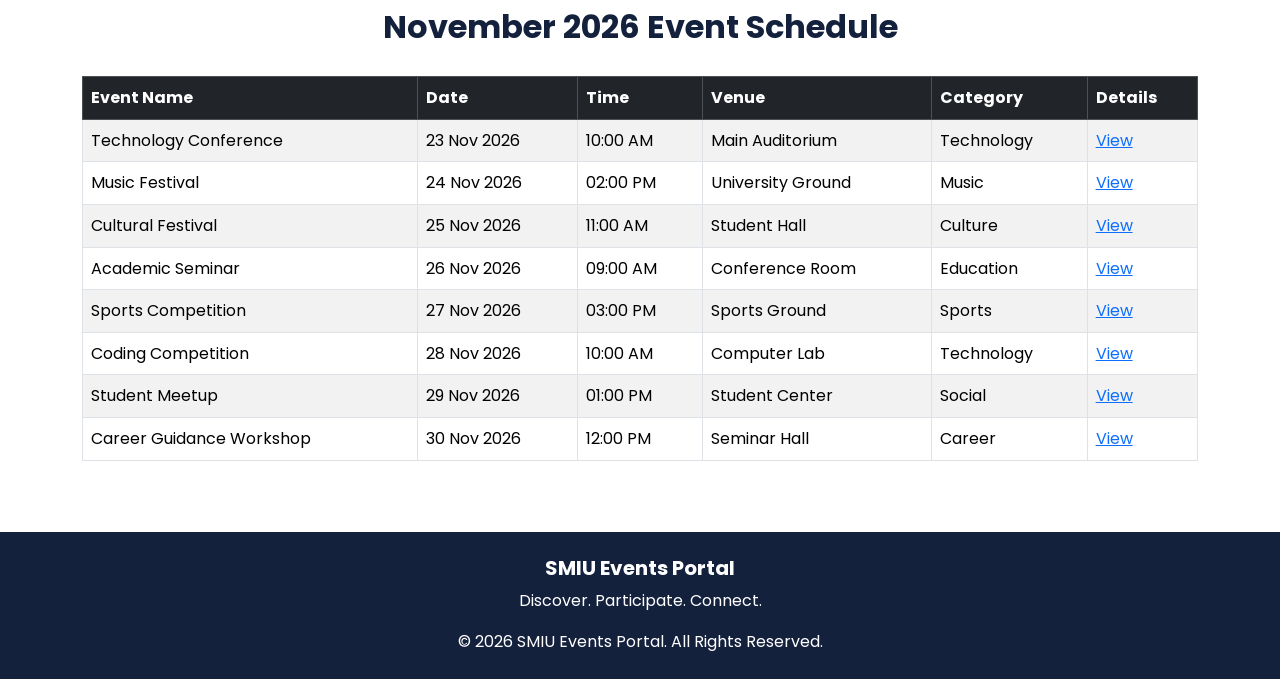
<file: events.html>
<!DOCTYPE html>
<html lang="en">
<head>
    <meta charset="UTF-8">
    <meta name="viewport" content="width=device-width, initial-scale=1.0">

    <title>Events | SMIU Events Portal</title>

    <!-- Bootstrap CSS -->
    <link href="https://cdn.jsdelivr.net/npm/bootstrap@5.3.3/dist/css/bootstrap.min.css" rel="stylesheet">

    <!-- Bootstrap Icons -->
    <link href="https://cdn.jsdelivr.net/npm/bootstrap-icons@1.11.3/font/bootstrap-icons.min.css" rel="stylesheet">

    <!-- Custom CSS -->
    <link rel="stylesheet" href="css/style.css">

    <style>
        
    </style>
</head>

<body>

<!-- ================= NAVBAR ================= -->
<header>
    <nav class="navbar navbar-expand-lg navbar-dark"
         style="background-color: var(--primary, #14213D);">

        <div class="container">

            <a class="navbar-brand fw-bold" href="index.html">
                <i class="bi bi-calendar-event text-warning"></i>
                SMIU Events
            </a>

            <button class="navbar-toggler" type="button"
                    data-bs-toggle="collapse"
                    data-bs-target="#mainNavbar"
                    aria-controls="mainNavbar"
                    aria-expanded="false"
                    aria-label="Toggle navigation">

                <span class="navbar-toggler-icon"></span>
            </button>

            <div class="collapse navbar-collapse" id="mainNavbar">

                <ul class="navbar-nav ms-auto">

                    <li class="nav-item">
                        <a class="nav-link" href="index.html">Home</a>
                    </li>

                    <li class="nav-item">
                        <a class="nav-link active" aria-current="page"
                           href="events.html">Events</a>
                    </li>

                    <li class="nav-item">
                        <a class="nav-link" href="event-details.html">Event Details</a>
                    </li>

                    <li class="nav-item">
                        <a class="nav-link" href="societies.html">Societies</a>
                    </li>

                    <li class="nav-item">
                        <a class="nav-link" href="register.html">Register</a>
                    </li>

                    <li class="nav-item">
                        <a class="nav-link" href="contact.html">Contact</a>
                    </li>

                </ul>

            </div>
        </div>
    </nav>
</header>


<main>

<!-- ================= PAGE HEADING ================= -->
<section class="page-heading">

    <div class="container">

        <span class="badge text-dark mb-3"
              style="background-color: var(--accent, #FCA311);">
            Discover University Life
        </span>

        <h1 class="display-4 fw-bold text-white">
            Explore University Events
        </h1>

        <p class="lead text-white">
            Discover exciting events, connect with students
            and make unforgettable memories at SMIU.
        </p>

    </div>

</section>


<!-- ================= EVENT CARDS ================= -->
<section class="event-section" id="events">

    <div class="container">

        <h2 class="section-heading text-center">
            All Upcoming Events
        </h2>

        <p class="text-center mb-5">
            Explore workshops, festivals, competitions and
            activities happening at SMIU.
        </p>

        <div class="row row-cols-1 row-cols-md-2 row-cols-xl-4 g-4">


            <!-- EVENT 1 -->
            <div class="col event-item" data-category="Technology">
                <div class="card event-card theme-card shadow-sm">
                    <img src="images/1.jpeg" class="card-img-top" alt="Technology conference">
                    <div class="card-body d-flex flex-column">
                        <span class="badge event-date align-self-start">23 November 2026</span>
                        <span class="badge bg-primary align-self-start mt-2">Technology</span>
                        <h5 class="card-title mt-3">Technology Conference</h5>
                        <p class="card-text">Discover modern technologies and digital innovations.</p>
                        <a href="event-details.html?id=1" class="btn custom-btn w-100 mt-auto">View Details</a>
                    </div>
                </div>
            </div>


            <!-- EVENT 2 -->
            <div class="col event-item" data-category="Music">
                <div class="card event-card theme-card shadow-sm">
                    <img src="images/2.jpeg" class="card-img-top" alt="University music festival">
                    <div class="card-body d-flex flex-column">
                        <span class="badge event-date align-self-start">24 November 2026</span>
                        <span class="badge bg-success align-self-start mt-2">Music</span>
                        <h5 class="card-title mt-3">Music Festival</h5>
                        <p class="card-text">Enjoy live music and amazing student performances.</p>
                        <a href="event-details.html?id=2" class="btn custom-btn w-100 mt-auto">View Details</a>
                    </div>
                </div>
            </div>


            <!-- EVENT 3 -->
            <div class="col event-item" data-category="Culture">
                <div class="card event-card theme-card shadow-sm">
                    <img src="images/3.jpeg" class="card-img-top" alt="Cultural university celebration">
                    <div class="card-body d-flex flex-column">
                        <span class="badge event-date align-self-start">25 November 2026</span>
                        <span class="badge bg-warning text-dark align-self-start mt-2">Culture</span>
                        <h5 class="card-title mt-3">Cultural Festival</h5>
                        <p class="card-text">Celebrate traditions, diversity and cultures.</p>
                        <a href="event-details.html?id=3" class="btn custom-btn w-100 mt-auto">View Details</a>
                    </div>
                </div>
            </div>


            <!-- EVENT 4 -->
            <div class="col event-item" data-category="Education">
                <div class="card event-card theme-card shadow-sm">
                    <img src="images/4.jpeg" class="card-img-top" alt="Students attending an academic seminar">
                    <div class="card-body d-flex flex-column">
                        <span class="badge event-date align-self-start">26 November 2026</span>
                        <span class="badge bg-info text-dark align-self-start mt-2">Education</span>
                        <h5 class="card-title mt-3">Academic Seminar</h5>
                        <p class="card-text">Learn from experts and improve your knowledge.</p>
                        <a href="event-details.html?id=4" class="btn custom-btn w-100 mt-auto">View Details</a>
                    </div>
                </div>
            </div>


            <!-- EVENT 5 -->
            <div class="col event-item" data-category="Sports">
                <div class="card event-card theme-card shadow-sm">
                    <img src="images/5.jpeg" class="card-img-top" alt="Students playing sports">
                    <div class="card-body d-flex flex-column">
                        <span class="badge event-date align-self-start">27 November 2026</span>
                        <span class="badge bg-danger align-self-start mt-2">Sports</span>
                        <h5 class="card-title mt-3">Sports Competition</h5>
                        <p class="card-text">Participate in exciting sports competitions.</p>
                        <a href="event-details.html?id=5" class="btn custom-btn w-100 mt-auto">View Details</a>
                    </div>
                </div>
            </div>


            <!-- EVENT 6 -->
            <div class="col event-item" data-category="Technology">
                <div class="card event-card theme-card shadow-sm">
                    <img src="images/6.jpeg" class="card-img-top" alt="Students working with computers">
                    <div class="card-body d-flex flex-column">
                        <span class="badge event-date align-self-start">28 November 2026</span>
                        <span class="badge bg-primary align-self-start mt-2">Technology</span>
                        <h5 class="card-title mt-3">Coding Competition</h5>
                        <p class="card-text">Test your programming and problem-solving skills.</p>
                        <a href="event-details.html?id=6" class="btn custom-btn w-100 mt-auto">View Details</a>
                    </div>
                </div>
            </div>


            <!-- EVENT 7 -->
            <div class="col event-item" data-category="Social">
                <div class="card event-card theme-card shadow-sm">
                    <img src="images/7.jpeg" class="card-img-top" alt="University student gathering">
                    <div class="card-body d-flex flex-column">
                        <span class="badge event-date align-self-start">29 November 2026</span>
                        <span class="badge bg-success align-self-start mt-2">Social</span>
                        <h5 class="card-title mt-3">Student Meetup</h5>
                        <p class="card-text">Meet new people and build student connections.</p>
                        <a href="event-details.html?id=7" class="btn custom-btn w-100 mt-auto">View Details</a>
                    </div>
                </div>
            </div>


            <!-- EVENT 8 -->
            <div class="col event-item" data-category="Career">
                <div class="card event-card theme-card shadow-sm">
                    <img src="images/8.jpeg" class="card-img-top" alt="Guest speaker presenting at an event">
                    <div class="card-body d-flex flex-column">
                        <span class="badge event-date align-self-start">30 November 2026</span>
                        <span class="badge bg-warning text-dark align-self-start mt-2">Career</span>
                        <h5 class="card-title mt-3">Career Guidance Workshop</h5>
                        <p class="card-text">Explore career opportunities and professional skills.</p>
                        <a href="event-details.html?id=8" class="btn custom-btn w-100 mt-auto">View Details</a>
                    </div>
                </div>
            </div>

        </div>
    </div>
</section>


<!-- ================= MONTHLY SCHEDULE ================= -->
<section class="event-section bg-white">

    <div class="container">

        <h2 class="section-heading text-center">
            November 2026 Event Schedule
        </h2>

        <div class="table-responsive">

            <table class="table table-striped table-hover table-bordered align-middle">

                <thead class="table-dark">
                    <tr>
                        <th>Event Name</th>
                        <th>Date</th>
                        <th>Time</th>
                        <th>Venue</th>
                        <th>Category</th>
                        <th>Details</th>
                    </tr>
                </thead>

                <tbody>
                    <tr>
                        <td>Technology Conference</td>
                        <td>23 Nov 2026</td>
                        <td>10:00 AM</td>
                        <td>Main Auditorium</td>
                        <td>Technology</td>
                        <td><a href="event-details.html?id=1">View</a></td>
                    </tr>
                    <tr>
                        <td>Music Festival</td>
                        <td>24 Nov 2026</td>
                        <td>02:00 PM</td>
                        <td>University Ground</td>
                        <td>Music</td>
                        <td><a href="event-details.html?id=2">View</a></td>
                    </tr>
                    <tr>
                        <td>Cultural Festival</td>
                        <td>25 Nov 2026</td>
                        <td>11:00 AM</td>
                        <td>Student Hall</td>
                        <td>Culture</td>
                        <td><a href="event-details.html?id=3">View</a></td>
                    </tr>
                    <tr>
                        <td>Academic Seminar</td>
                        <td>26 Nov 2026</td>
                        <td>09:00 AM</td>
                        <td>Conference Room</td>
                        <td>Education</td>
                        <td><a href="event-details.html?id=4">View</a></td>
                    </tr>
                    <tr>
                        <td>Sports Competition</td>
                        <td>27 Nov 2026</td>
                        <td>03:00 PM</td>
                        <td>Sports Ground</td>
                        <td>Sports</td>
                        <td><a href="event-details.html?id=5">View</a></td>
                    </tr>
                    <tr>
                        <td>Coding Competition</td>
                        <td>28 Nov 2026</td>
                        <td>10:00 AM</td>
                        <td>Computer Lab</td>
                        <td>Technology</td>
                        <td><a href="event-details.html?id=6">View</a></td>
                    </tr>
                    <tr>
                        <td>Student Meetup</td>
                        <td>29 Nov 2026</td>
                        <td>01:00 PM</td>
                        <td>Student Center</td>
                        <td>Social</td>
                        <td><a href="event-details.html?id=7">View</a></td>
                    </tr>
                    <tr>
                        <td>Career Guidance Workshop</td>
                        <td>30 Nov 2026</td>
                        <td>12:00 PM</td>
                        <td>Seminar Hall</td>
                        <td>Career</td>
                        <td><a href="event-details.html?id=8">View</a></td>
                    </tr>
                </tbody>
            </table>

        </div>
    </div>
</section>

</main>


<!-- ================= FOOTER ================= -->
<footer class="text-center text-white py-4"
        style="background-color: var(--primary, #14213D);">

    <div class="container">

        <h5 class="text-white">SMIU Events Portal</h5>

        <p class="text-white">
            Discover. Participate. Connect.
        </p>

        <p class="mb-0 text-white">
            &copy; 2026 SMIU Events Portal. All Rights Reserved.
        </p>

    </div>
</footer>


<!-- Bootstrap JavaScript -->
<script src="https://cdn.jsdelivr.net/npm/bootstrap@5.3.3/dist/js/bootstrap.bundle.min.js"></script>

</body>
</html>
</file>
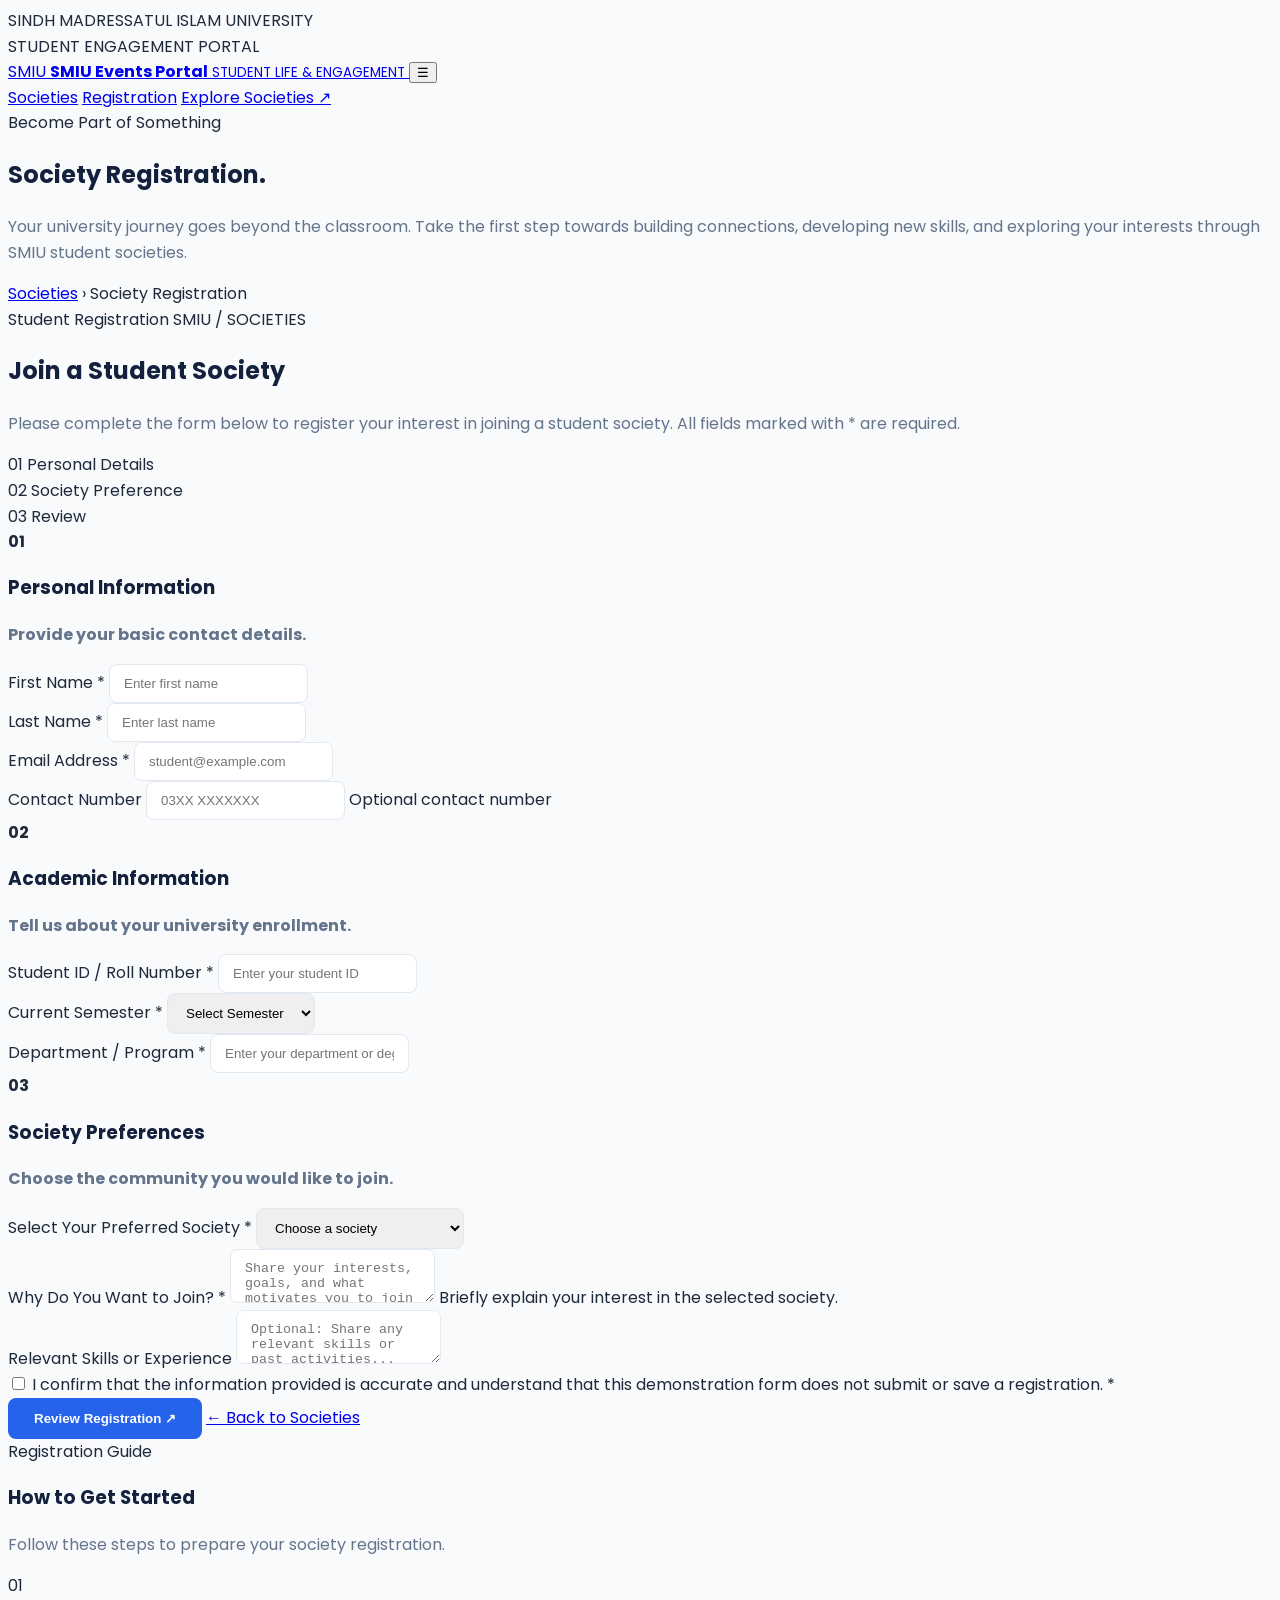
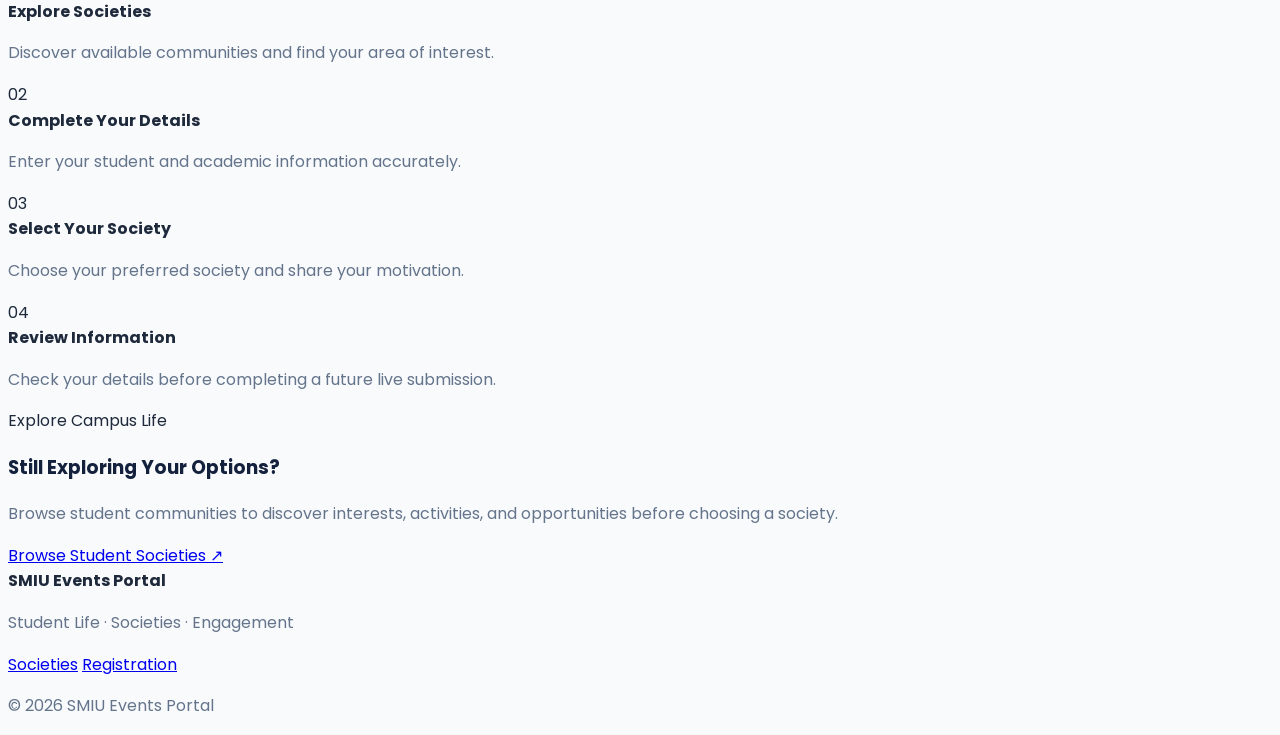
<file: register.html>
<!DOCTYPE html>
<html lang="en">
<head>
<meta charset="UTF-8">
<meta name="viewport" content="width=device-width, initial-scale=1.0">
<meta name="description" content="Register your interest in joining an SMIU student society.">
<title>Society Registration | SMIU Events Portal</title>

<link rel="preconnect" href="https://fonts.googleapis.com">
<link rel="preconnect" href="https://fonts.gstatic.com" crossorigin>
<link href="https://fonts.googleapis.com/css2?family=Poppins:wght@400;500;600;700;800&display=swap" rel="stylesheet">

<!-- EXTERNAL CSS -->
<link rel="stylesheet" href="css/style.css">
</head>

<body>

<!-- TOP BAR -->
<div class="topbar">
  <div class="container topbar-inner">
    <div class="topbar-left">
      <span class="topbar-dot"></span>
      SINDH MADRESSATUL ISLAM UNIVERSITY
    </div>
    <div class="topbar-right">
      STUDENT ENGAGEMENT PORTAL
    </div>
  </div>
</div>

<!-- HEADER -->
<header class="header">
  <div class="container nav">

    <a href="societies.html" class="logo">
      <span class="logo-symbol">SMIU</span>
      <span class="logo-text">
        <strong>SMIU Events Portal</strong>
        <small>STUDENT LIFE & ENGAGEMENT</small>
      </span>
    </a>

    <button class="menu-toggle"
            id="menu-toggle"
            aria-label="Toggle navigation"
            aria-controls="main-nav"
            aria-expanded="false">
      ☰
    </button>

    <nav class="nav-menu" id="main-nav">
      <a href="societies.html">Societies</a>
      <a class="active" href="register.html"
         aria-current="page">Registration</a>
      <a href="societies.html" class="nav-cta">
        Explore Societies ↗
      </a>
    </nav>

  </div>
</header>

<main>

  <!-- PAGE HERO -->
  <section class="page-hero">
    <div class="container hero-content">

      <span class="eyebrow">Become Part of Something</span>

      <h1>
        Society <span>Registration.</span>
      </h1>

      <p>
        Your university journey goes beyond the classroom.
        Take the first step towards building connections,
        developing new skills, and exploring your interests
        through SMIU student societies.
      </p>

    </div>
  </section>

  <!-- BREADCRUMBS -->
  <div class="container breadcrumbs">
    <a href="societies.html">Societies</a>
    <span>›</span>
    <span>Society Registration</span>
  </div>

  <!-- MAIN REGISTRATION -->
  <section class="registration-section">
    <div class="container registration-layout">

      <!-- REGISTRATION FORM -->
      <div class="registration-card">

        <div class="form-header">
          <div class="form-header-top">
            <span class="form-label">
              Student Registration
            </span>
            <span class="form-id">SMIU / SOCIETIES</span>
          </div>

          <h2>Join a Student Society</h2>

          <p>
            Please complete the form below to register
            your interest in joining a student society.
            All fields marked with * are required.
          </p>

          <div class="progress-header">
            <div class="progress-step current">
              <span class="progress-number">01</span>
              <span>Personal Details</span>
            </div>

            <span class="progress-line"></span>

            <div class="progress-step">
              <span class="progress-number">02</span>
              <span>Society Preference</span>
            </div>

            <span class="progress-line"></span>

            <div class="progress-step">
              <span class="progress-number">03</span>
              <span>Review</span>
            </div>
          </div>

        </div>

        <form id="registration-form" class="form-body">

          <!-- SECTION 1 -->
          <div class="form-section">

            <div class="section-title">
              <span class="section-icon">01</span>
              <div class="section-title-text">
                <h3>Personal Information</h3>
                <p>Provide your basic contact details.</p>
              </div>
            </div>

            <div class="form-grid">

              <div class="form-group">
                <label for="firstName">
                  First Name <span class="required">*</span>
                </label>

                <input type="text"
                       id="firstName"
                       name="firstName"
                       class="form-control"
                       placeholder="Enter first name"
                       autocomplete="given-name"
                       maxlength="80"
                       required>
              </div>

              <div class="form-group">
                <label for="lastName">
                  Last Name <span class="required">*</span>
                </label>

                <input type="text"
                       id="lastName"
                       name="lastName"
                       class="form-control"
                       placeholder="Enter last name"
                       autocomplete="family-name"
                       maxlength="80"
                       required>
              </div>

              <div class="form-group">
                <label for="email">
                  Email Address <span class="required">*</span>
                </label>

                <input type="email"
                       id="email"
                       name="email"
                       class="form-control"
                       placeholder="student@example.com"
                       autocomplete="email"
                       maxlength="254"
                       required>
              </div>

              <div class="form-group">
                <label for="phone">
                  Contact Number
                </label>

                <input type="tel"
                       id="phone"
                       name="phone"
                       class="form-control"
                       placeholder="03XX XXXXXXX"
                       autocomplete="tel"
                       maxlength="25">

                <span class="form-hint">
                  Optional contact number
                </span>
              </div>

            </div>
          </div>

          <div class="form-divider"></div>

          <!-- SECTION 2 -->
          <div class="form-section">

            <div class="section-title">
              <span class="section-icon">02</span>
              <div class="section-title-text">
                <h3>Academic Information</h3>
                <p>Tell us about your university enrollment.</p>
              </div>
            </div>

            <div class="form-grid">

              <div class="form-group">
                <label for="studentId">
                  Student ID / Roll Number
                  <span class="required">*</span>
                </label>

                <input type="text"
                       id="studentId"
                       name="studentId"
                       class="form-control"
                       placeholder="Enter your student ID"
                       maxlength="40"
                       required>
              </div>

              <div class="form-group">
                <label for="semester">
                  Current Semester
                  <span class="required">*</span>
                </label>

                <select id="semester"
                        name="semester"
                        class="form-select"
                        required>

                  <option value="">Select Semester</option>
                  <option value="1">1st Semester</option>
                  <option value="2">2nd Semester</option>
                  <option value="3">3rd Semester</option>
                  <option value="4">4th Semester</option>
                  <option value="5">5th Semester</option>
                  <option value="6">6th Semester</option>
                  <option value="7">7th Semester</option>
                  <option value="8">8th Semester</option>
                  <option value="other">Other</option>

                </select>
              </div>

              <div class="form-group full">
                <label for="department">
                  Department / Program
                  <span class="required">*</span>
                </label>

                <input type="text"
                       id="department"
                       name="department"
                       class="form-control"
                       placeholder="Enter your department or degree program"
                       maxlength="120"
                       required>
              </div>

            </div>
          </div>

          <div class="form-divider"></div>

          <!-- SECTION 3 -->
          <div class="form-section">

            <div class="section-title">
              <span class="section-icon">03</span>
              <div class="section-title-text">
                <h3>Society Preferences</h3>
                <p>Choose the community you would like to join.</p>
              </div>
            </div>

            <div class="form-grid">

              <div class="form-group full">
                <label for="society">
                  Select Your Preferred Society
                  <span class="required">*</span>
                </label>

                <select id="society"
                        name="society"
                        class="form-select"
                        required>

                  <option value="">Choose a society</option>

                  <option value="technology">
                    Technology & Innovation
                  </option>

                  <option value="arts">
                    Arts & Culture
                  </option>

                  <option value="sports">
                    Sports & Recreation
                  </option>

                  <option value="media">
                    Media & Photography
                  </option>

                  <option value="community">
                    Community & Volunteering
                  </option>

                  <option value="debate">
                    Debate & Literature
                  </option>

                </select>
              </div>

              <div class="form-group full">
                <label for="motivation">
                  Why Do You Want to Join?
                  <span class="required">*</span>
                </label>

                <textarea id="motivation"
                          name="motivation"
                          class="form-control"
                          maxlength="1000"
                          placeholder="Share your interests, goals, and what motivates you to join this society..."
                          required></textarea>

                <span class="form-hint">
                  Briefly explain your interest in the selected society.
                </span>
              </div>

              <div class="form-group full">
                <label for="experience">
                  Relevant Skills or Experience
                </label>

                <textarea id="experience"
                          name="experience"
                          class="form-control"
                          maxlength="1000"
                          placeholder="Optional: Share any relevant skills or past activities..."></textarea>
              </div>

            </div>
          </div>

          <!-- AGREEMENT -->
          <div class="agreement-box">
            <label class="check-label">
              <input type="checkbox"
                     id="agreement"
                     name="agreement"
                     required>

              <span>
                I confirm that the information provided
                is accurate and understand that this
                demonstration form does not submit
                or save a registration.
                <span class="required">*</span>
              </span>
            </label>
          </div>

          <!-- BUTTONS -->
          <div class="form-actions">

            <button type="submit"
                    class="btn-primary-custom">
              Review Registration <span>↗</span>
            </button>

            <a href="societies.html" class="btn-secondary">
              ← Back to Societies
            </a>

          </div>

          <div id="form-status"
               class="form-status"
               role="status"
               aria-live="polite"></div>

        </form>

      </div>

      <!-- SIDEBAR -->
      <aside class="sidebar">

        <!-- STEP GUIDE -->
        <div class="sidebar-card">

          <span class="sidebar-label">Registration Guide</span>
          <h3>How to Get Started</h3>

          <p>
            Follow these steps to prepare your
            society registration.
          </p>

          <div class="steps">

            <div class="step">
              <span class="step-number">01</span>
              <div>
                <strong>Explore Societies</strong>
                <p>
                  Discover available communities
                  and find your area of interest.
                </p>
              </div>
            </div>

            <div class="step">
              <span class="step-number">02</span>
              <div>
                <strong>Complete Your Details</strong>
                <p>
                  Enter your student and
                  academic information accurately.
                </p>
              </div>
            </div>

            <div class="step">
              <span class="step-number">03</span>
              <div>
                <strong>Select Your Society</strong>
                <p>
                  Choose your preferred society
                  and share your motivation.
                </p>
              </div>
            </div>

            <div class="step">
              <span class="step-number">04</span>
              <div>
                <strong>Review Information</strong>
                <p>
                  Check your details before
                  completing a future live submission.
                </p>
              </div>
            </div>

          </div>

        </div>

        <!-- HELP CARD -->
        <div class="info-card">

          <span class="sidebar-label">Explore Campus Life</span>

          <h3>Still Exploring Your Options?</h3>

          <p>
            Browse student communities to discover
            interests, activities, and opportunities
            before choosing a society.
          </p>

          <a href="societies.html">
            Browse Student Societies <span>↗</span>
          </a>

        </div>

      </aside>

    </div>
  </section>

</main>

<!-- FOOTER -->
<footer class="footer">
  <div class="container footer-inner">

    <div>
      <strong>SMIU Events Portal</strong>
      <p>Student Life · Societies · Engagement</p>
    </div>

    <div class="footer-links">
      <a href="societies.html">Societies</a>
      <a href="registration.html">Registration</a>
    </div>

    <p>© <span id="year"></span> SMIU Events Portal</p>

  </div>
</footer>

<script>
/* MOBILE NAVIGATION */

const menuToggle = document.getElementById("menu-toggle");
const menu = document.getElementById("main-nav");

menuToggle.addEventListener("click", () => {
  const isOpen = menu.classList.toggle("open");
  menuToggle.setAttribute("aria-expanded", String(isOpen));
});

/* AUTOMATIC SOCIETY SELECTION */

const validSocieties = new Set([
  "technology",
  "arts",
  "sports",
  "media",
  "community",
  "debate"
]);

const params = new URLSearchParams(window.location.search);
const selectedSociety = params.get("society");

if (validSocieties.has(selectedSociety)) {
  document.getElementById("society").value = selectedSociety;
}

/* DEMONSTRATION VALIDATION */

const form = document.getElementById("registration-form");
const status = document.getElementById("form-status");

form.addEventListener("submit", function(event) {
  event.preventDefault();

  status.textContent =
    "Form validation completed. This page is a front-end " +
    "demonstration. Your registration has not been " +
    "submitted or saved. A secure backend is required " +
    "before the form can accept real registrations.";

  status.classList.add("visible");
  status.scrollIntoView({
    behavior: "smooth",
    block: "nearest"
  });
});

/* COPYRIGHT YEAR */

document.getElementById("year").textContent =
  new Date().getFullYear();
</script>

</body>
</html>
</file>
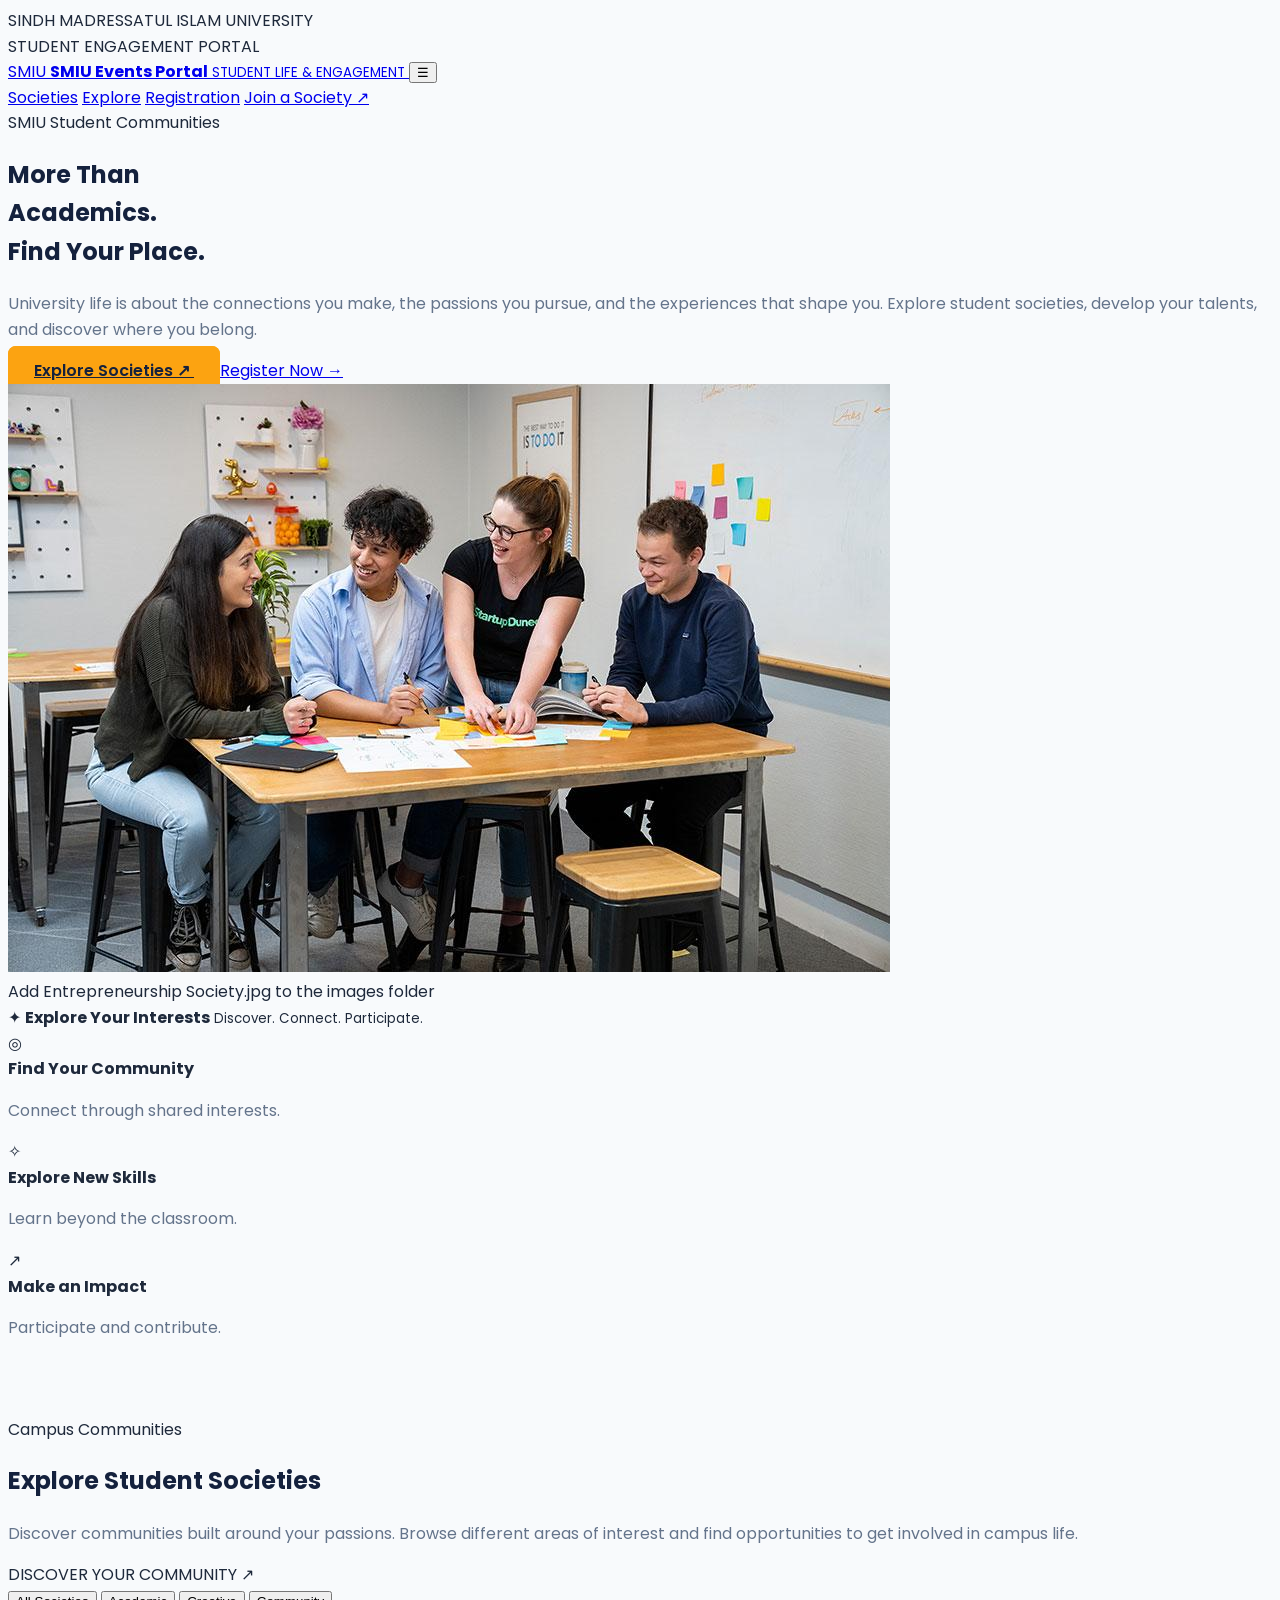
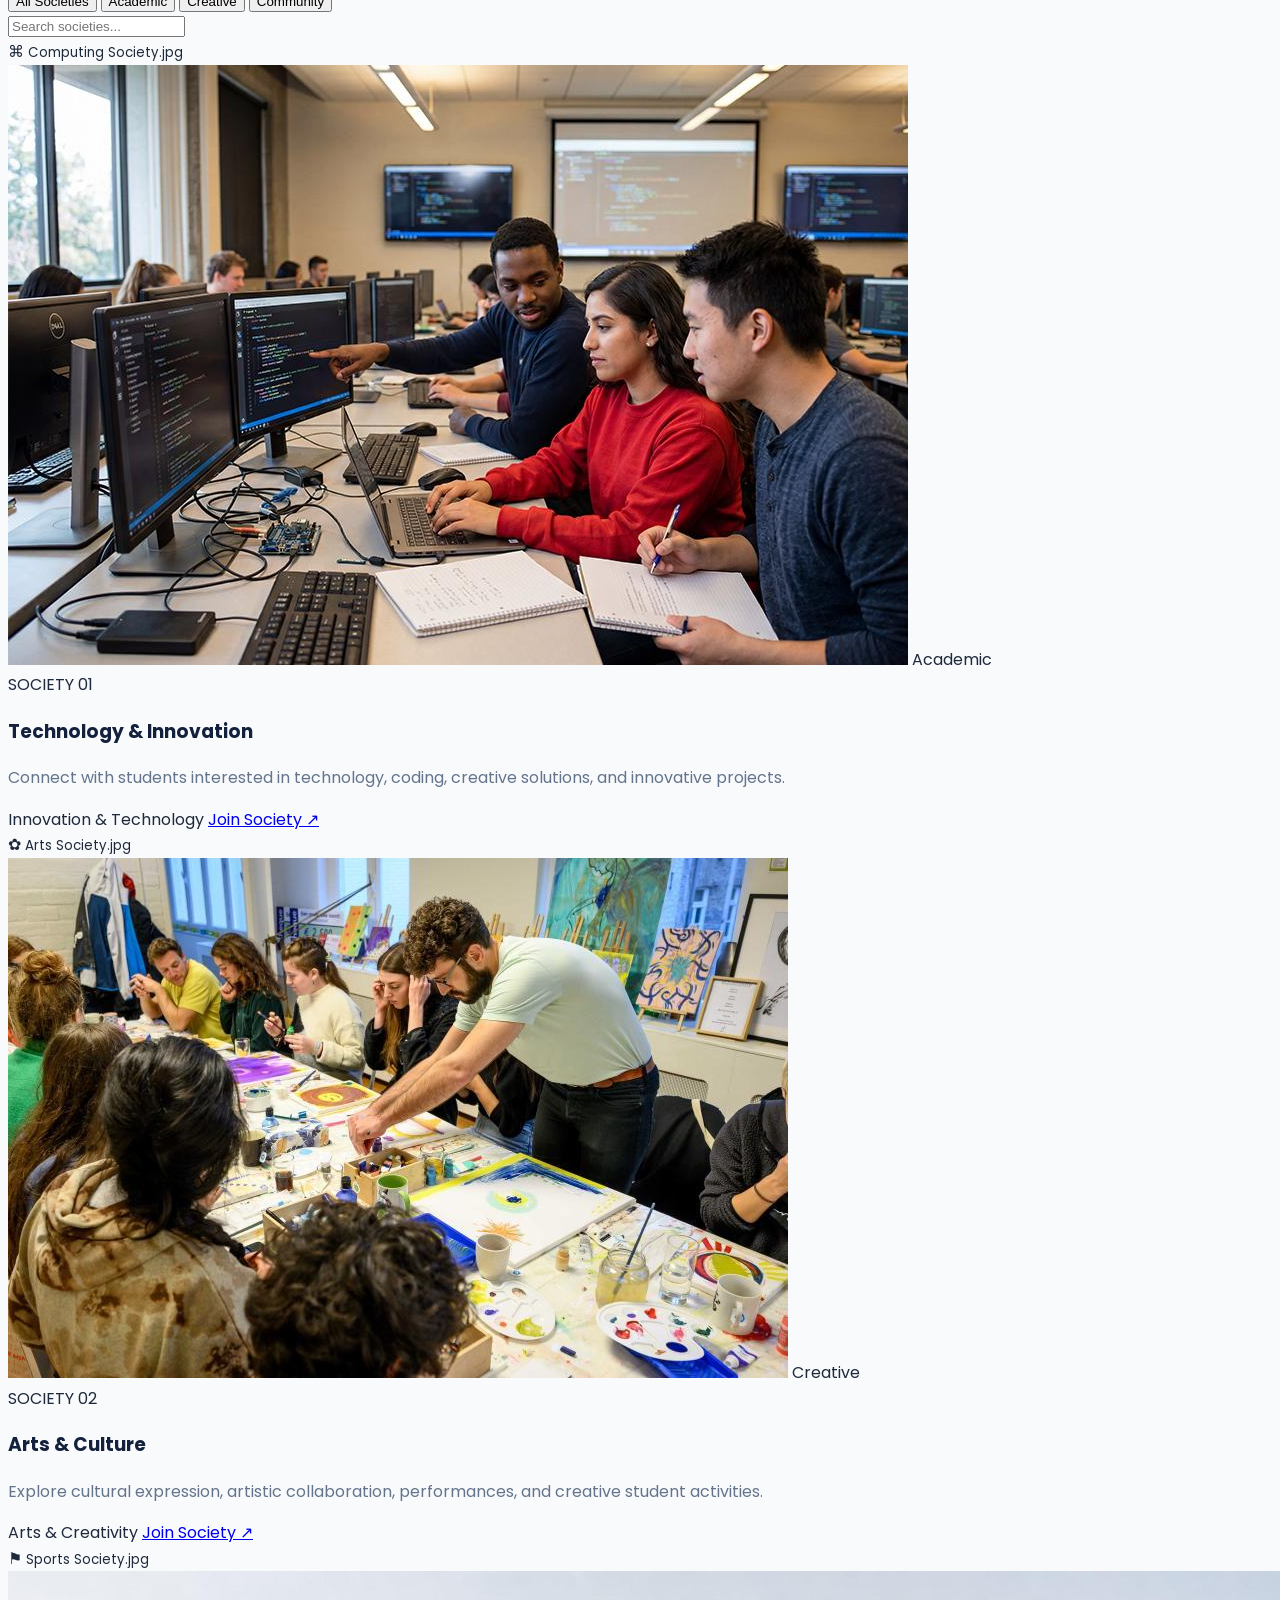
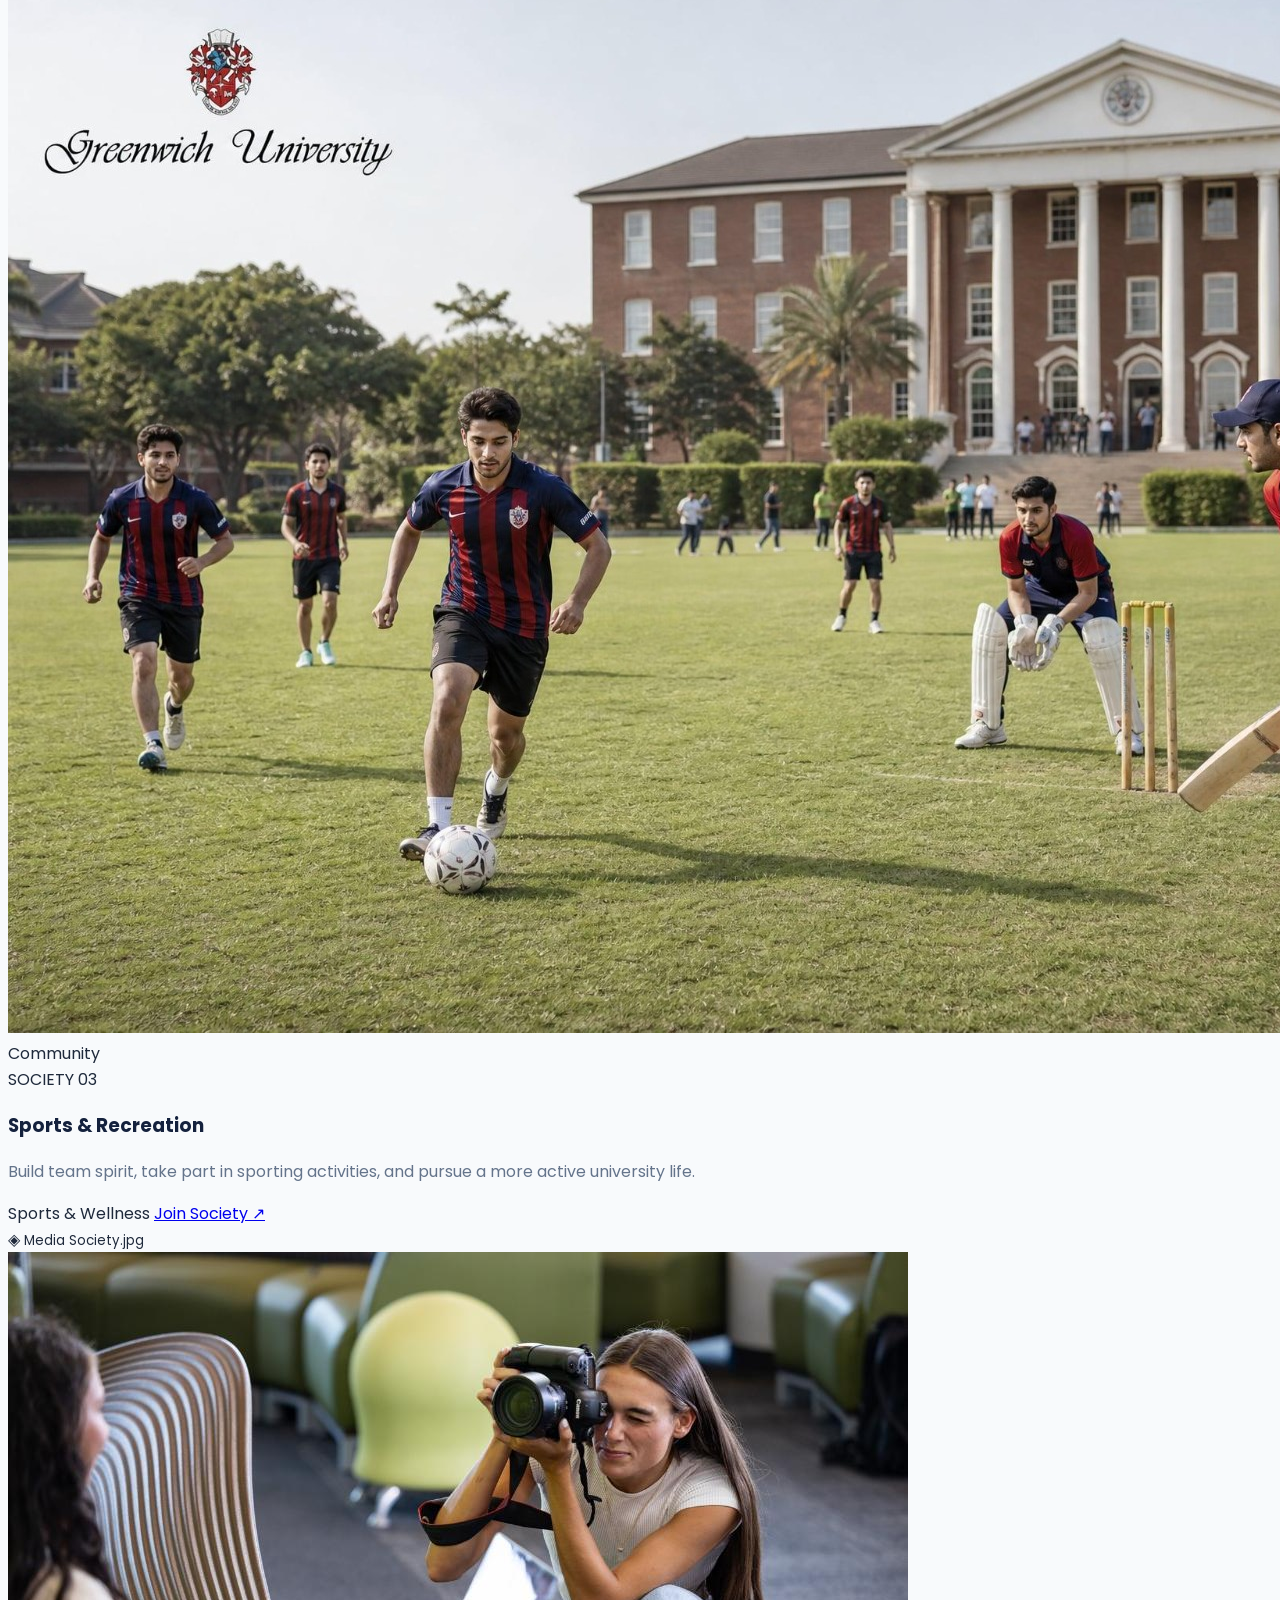
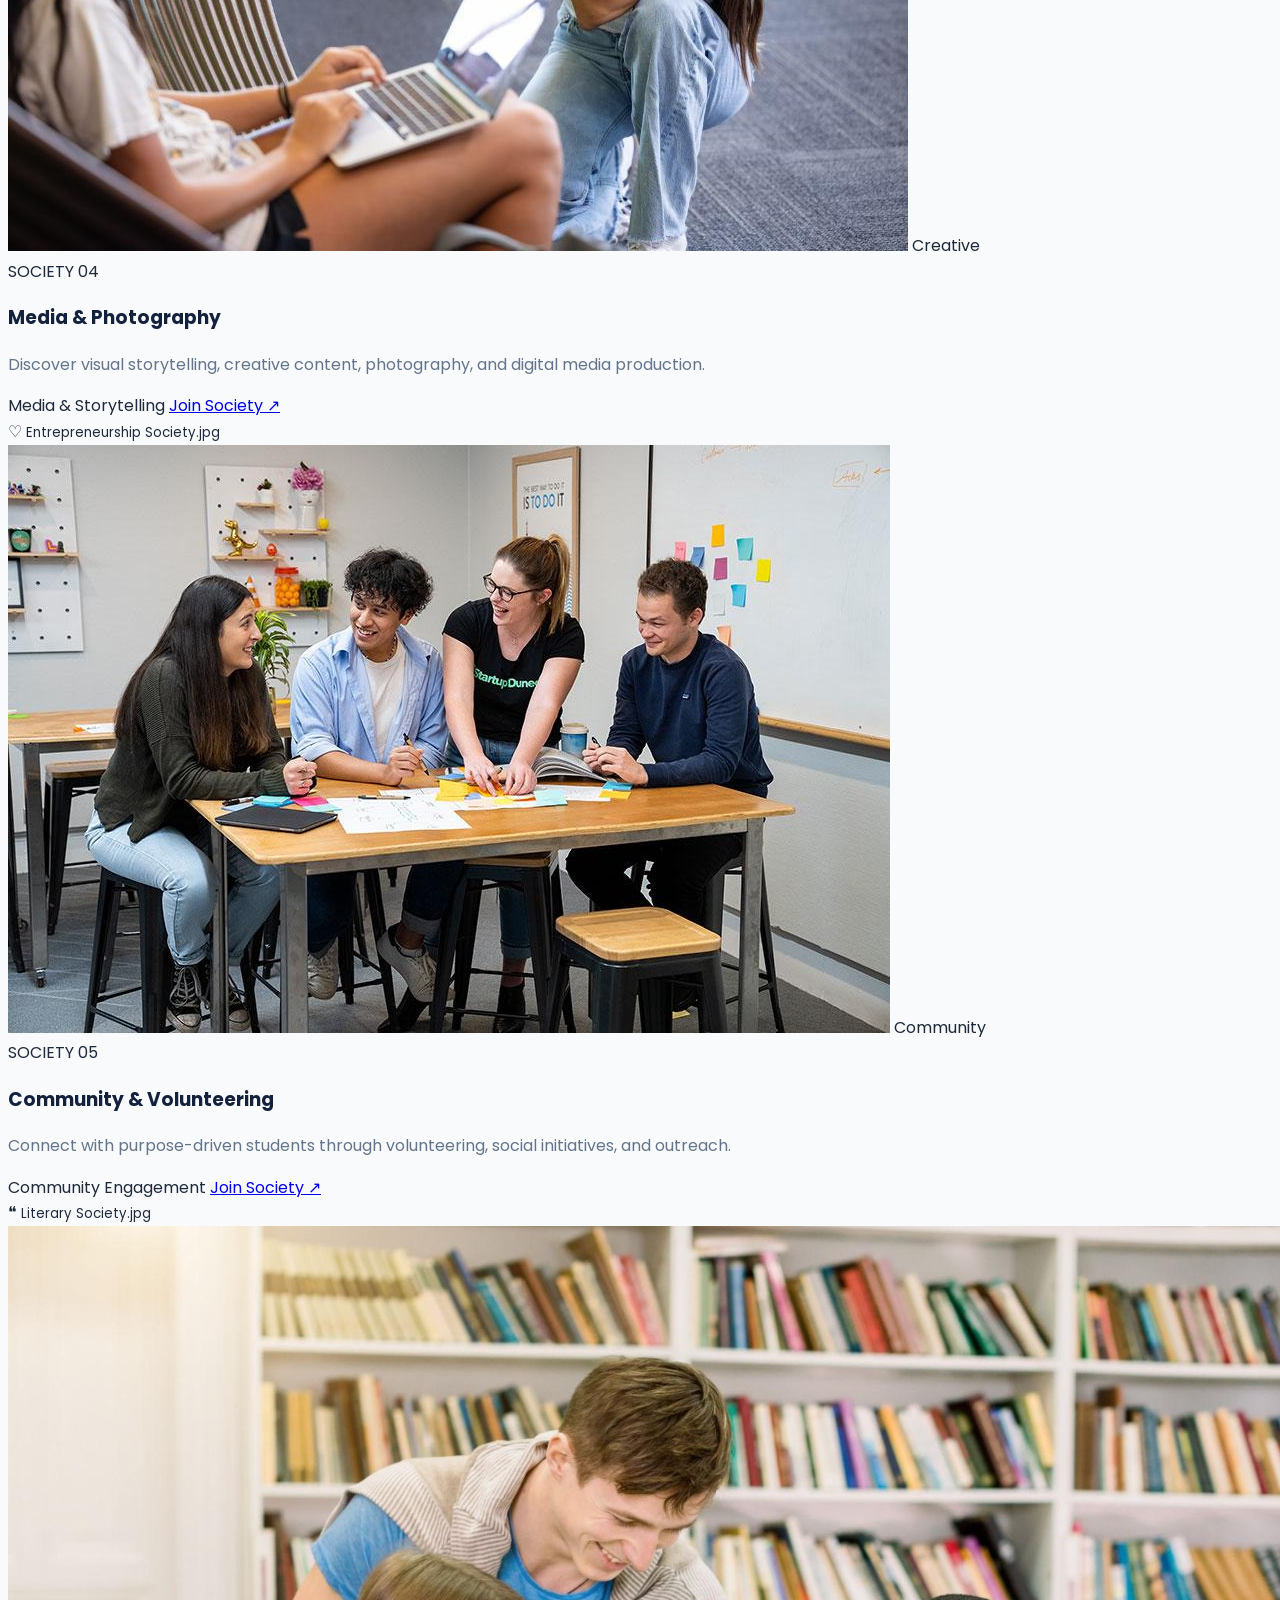
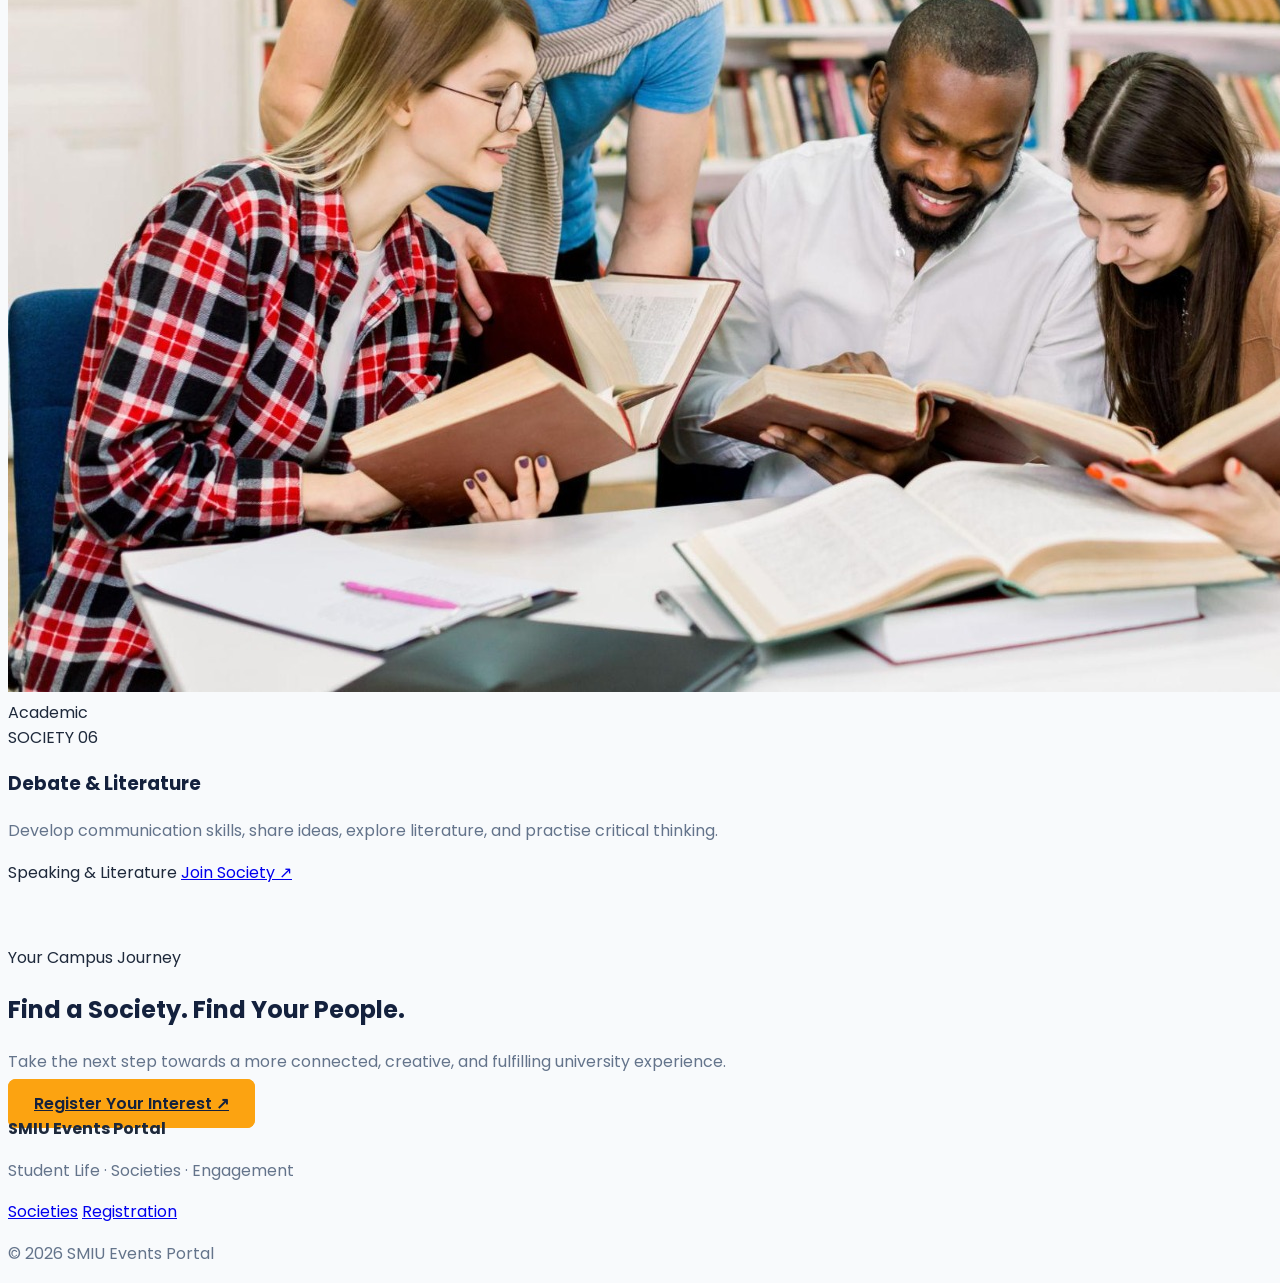
<file: societies.html>
<!DOCTYPE html>
<html lang="en">
<head>
    <meta charset="UTF-8">
    <meta name="viewport" content="width=device-width, initial-scale=1.0">
    <meta name="description" content="Discover student societies, communities, and campus opportunities at SMIU.">
    <title>Student Societies | SMIU Events Portal</title>

    <link rel="preconnect" href="https://fonts.googleapis.com">
    <link rel="preconnect" href="https://fonts.gstatic.com" crossorigin>
    <link href="https://fonts.googleapis.com/css2?family=Poppins:wght@400;500;600;700;800&display=swap" rel="stylesheet">

    <!-- External CSS File -->
    <link rel="stylesheet" href="css/style.css">
</head>

<body>

<!-- TOPBAR -->
<div class="topbar">
    <div class="container topbar-inner">
        <div class="topbar-left">
            <span class="topbar-dot"></span>
            SINDH MADRESSATUL ISLAM UNIVERSITY
        </div>
        <div class="topbar-right">
            STUDENT ENGAGEMENT PORTAL
        </div>
    </div>
</div>

<!-- HEADER -->
<header class="header">
    <div class="container nav">

        <a class="logo" href="societies.html">
            <span class="logo-symbol">SMIU</span>
            <span class="logo-text">
                <strong>SMIU Events Portal</strong>
                <small>STUDENT LIFE & ENGAGEMENT</small>
            </span>
        </a>

        <button class="menu-toggle"
                id="menu-toggle"
                aria-label="Toggle navigation"
                aria-expanded="false"
                aria-controls="main-nav">
            ☰
        </button>

        <nav class="nav-menu" id="main-nav">
            <a class="active" href="societies.html"
               aria-current="page">Societies</a>
            <a href="#explore">Explore</a>
            <a href="register.html">Registration</a>
            <a class="nav-cta" href="register.html">
                Join a Society <span>↗</span>
            </a>
        </nav>

    </div>
</header>

<main>

    <!-- HERO -->
    <section class="hero">
        <div class="container hero-layout">

            <div class="hero-content">
                <span class="eyebrow">
                    SMIU Student Communities
                </span>

                <h1>
                    More Than<br>
                    Academics.<br>
                    <span>Find Your Place.</span>
                </h1>

                <p class="hero-description">
                    University life is about the connections you make,
                    the passions you pursue, and the experiences
                    that shape you. Explore student societies,
                    develop your talents, and discover where you belong.
                </p>

                <div class="hero-actions">
                    <a href="#explore" class="btn-accent">
                        Explore Societies <span>↗</span>
                    </a>

                    <a href="registration.html" class="btn-outline-light">
                        Register Now <span>→</span>
                    </a>
                </div>
            </div>

            <div class="hero-visual">
                <div class="hero-frame"></div>

                <!-- HERO IMAGE -->
                <img src="images/societies/community.jpeg"
                     alt="University students collaborating on ideas"
                     class="hero-photo"
                     onerror="this.classList.add('is-missing')">

                <div class="hero-photo-fallback">
                    Add Entrepreneurship Society.jpg to the images folder
                </div>

                <div class="hero-caption">
                    <span class="hero-caption-icon">✦</span>
                    <span>
                        <strong>Explore Your Interests</strong>
                        <small>Discover. Connect. Participate.</small>
                    </span>
                </div>
            </div>

        </div>
    </section>

    <!-- FEATURES -->
    <section class="feature-strip">
        <div class="container feature-grid">

            <div class="feature-item">
                <div class="feature-icon">◎</div>
                <div>
                    <strong>Find Your Community</strong>
                    <p>Connect through shared interests.</p>
                </div>
            </div>

            <div class="feature-item">
                <div class="feature-icon">✧</div>
                <div>
                    <strong>Explore New Skills</strong>
                    <p>Learn beyond the classroom.</p>
                </div>
            </div>

            <div class="feature-item">
                <div class="feature-icon">↗</div>
                <div>
                    <strong>Make an Impact</strong>
                    <p>Participate and contribute.</p>
                </div>
            </div>

        </div>
    </section>

    <!-- SOCIETY DIRECTORY -->
    <section class="section-padding" id="explore">
        <div class="container">

            <div class="section-intro">
                <div>
                    <span class="eyebrow">Campus Communities</span>
                    <h2>Explore Student Societies</h2>
                    <p>
                        Discover communities built around your passions.
                        Browse different areas of interest and find
                        opportunities to get involved in campus life.
                    </p>
                </div>

                <span class="section-side">
                    DISCOVER YOUR COMMUNITY ↗
                </span>
            </div>

            <!-- FILTER -->
            <div class="filter-bar">

                <div class="filter-buttons">
                    <button type="button"
                            class="filter-button active"
                            data-filter="all"
                            aria-pressed="true">
                        All Societies
                    </button>

                    <button type="button"
                            class="filter-button"
                            data-filter="academic"
                            aria-pressed="false">
                        Academic
                    </button>

                    <button type="button"
                            class="filter-button"
                            data-filter="creative"
                            aria-pressed="false">
                        Creative
                    </button>

                    <button type="button"
                            class="filter-button"
                            data-filter="community"
                            aria-pressed="false">
                        Community
                    </button>
                </div>

                <div class="search-box">
                    <input id="society-search"
                           type="search"
                           aria-label="Search societies"
                           placeholder="Search societies..."
                           autocomplete="off">
                </div>

            </div>

            <div class="society-grid">

                <!-- SOCIETY 01: COMPUTING -->
                <article class="society-card" data-category="academic">
                    <div class="card-visual">
                        <div class="image-placeholder">
                            ⌘ <small>Computing Society.jpg</small>
                        </div>

                        <img src="images/societies/technology.jpeg"
                             alt="Students collaborating in a computer laboratory"
                             onerror="this.classList.add('is-missing')">

                        <span class="category-badge">Academic</span>
                    </div>

                    <div class="card-content">
                        <span class="card-number">SOCIETY 01</span>
                        <h3>Technology & Innovation</h3>
                        <p>
                            Connect with students interested in
                            technology, coding, creative solutions,
                            and innovative projects.
                        </p>

                        <div class="card-bottom">
                            <span>Innovation & Technology</span>
                            <a href="registration.html?society=technology">
                                Join Society ↗
                            </a>
                        </div>
                    </div>
                </article>

                <!-- SOCIETY 02: ARTS -->
                <article class="society-card" data-category="creative">
                    <div class="card-visual">
                        <div class="image-placeholder">
                            ✿ <small>Arts Society.jpg</small>
                        </div>

                        <img src="images/societies/arts.jpeg"
                             alt="Students participating in a collaborative painting workshop"
                             onerror="this.classList.add('is-missing')">

                        <span class="category-badge">Creative</span>
                    </div>

                    <div class="card-content">
                        <span class="card-number">SOCIETY 02</span>
                        <h3>Arts & Culture</h3>
                        <p>
                            Explore cultural expression, artistic
                            collaboration, performances,
                            and creative student activities.
                        </p>

                        <div class="card-bottom">
                            <span>Arts & Creativity</span>
                            <a href="registration.html?society=arts">
                                Join Society ↗
                            </a>
                        </div>
                    </div>
                </article>

                <!-- SOCIETY 03: SPORTS -->
                <article class="society-card" data-category="community">
                    <div class="card-visual">
                        <div class="image-placeholder">
                            ⚑ <small>Sports Society.jpg</small>
                        </div>

                        <img src="images/societies/sports.jpeg"
                             alt="Students playing sports on a university field"
                             onerror="this.classList.add('is-missing')">

                        <span class="category-badge">Community</span>
                    </div>

                    <div class="card-content">
                        <span class="card-number">SOCIETY 03</span>
                        <h3>Sports & Recreation</h3>
                        <p>
                            Build team spirit, take part in
                            sporting activities, and pursue
                            a more active university life.
                        </p>

                        <div class="card-bottom">
                            <span>Sports & Wellness</span>
                            <a href="registration.html?society=sports">
                                Join Society ↗
                            </a>
                        </div>
                    </div>
                </article>

                <!-- SOCIETY 04: MEDIA -->
                <article class="society-card" data-category="creative">
                    <div class="card-visual">
                        <div class="image-placeholder">
                            ◈ <small>Media Society.jpg</small>
                        </div>

                        <img src="images/societies/media.jpeg"
                             alt="Student photographer working with a camera"
                             onerror="this.classList.add('is-missing')">

                        <span class="category-badge">Creative</span>
                    </div>

                    <div class="card-content">
                        <span class="card-number">SOCIETY 04</span>
                        <h3>Media & Photography</h3>
                        <p>
                            Discover visual storytelling,
                            creative content, photography,
                            and digital media production.
                        </p>

                        <div class="card-bottom">
                            <span>Media & Storytelling</span>
                            <a href="registration.html?society=media">
                                Join Society ↗
                            </a>
                        </div>
                    </div>
                </article>

                <!-- SOCIETY 05: ENTREPRENEURSHIP IMAGE -->
                <article class="society-card" data-category="community">
                    <div class="card-visual">
                        <div class="image-placeholder">
                            ♡ <small>Entrepreneurship Society.jpg</small>
                        </div>

                        <img src="images/societies/community.jpeg"
                             alt="Students collaborating around a table"
                             onerror="this.classList.add('is-missing')">

                        <span class="category-badge">Community</span>
                    </div>

                    <div class="card-content">
                        <span class="card-number">SOCIETY 05</span>
                        <h3>Community & Volunteering</h3>
                        <p>
                            Connect with purpose-driven
                            students through volunteering,
                            social initiatives, and outreach.
                        </p>

                        <div class="card-bottom">
                            <span>Community Engagement</span>
                            <a href="registration.html?society=community">
                                Join Society ↗
                            </a>
                        </div>
                    </div>
                </article>

                <!-- SOCIETY 06: LITERARY -->
                <article class="society-card" data-category="academic">
                    <div class="card-visual">
                        <div class="image-placeholder">
                            ❝ <small>Literary Society.jpg</small>
                        </div>

                        <img src="images/societies/debate.jpeg"
                             alt="Students reading books together in a library"
                             onerror="this.classList.add('is-missing')">

                        <span class="category-badge">Academic</span>
                    </div>

                    <div class="card-content">
                        <span class="card-number">SOCIETY 06</span>
                        <h3>Debate & Literature</h3>
                        <p>
                            Develop communication skills,
                            share ideas, explore literature,
                            and practise critical thinking.
                        </p>

                        <div class="card-bottom">
                            <span>Speaking & Literature</span>
                            <a href="registration.html?society=debate">
                                Join Society ↗
                            </a>
                        </div>
                    </div>
                </article>

            </div>

            <div id="no-results" class="no-results" hidden>
                No societies match your search.
                Try a different keyword or category.
            </div>

        </div>
    </section>

    <!-- JOIN CTA -->
    <section class="join-section">
        <div class="container">
            <div class="join-panel">
                <div>
                    <span class="eyebrow">Your Campus Journey</span>
                    <h2>Find a Society. Find Your People.</h2>
                    <p>
                        Take the next step towards a more connected,
                        creative, and fulfilling university experience.
                    </p>
                </div>

                <a href="registration.html" class="btn-accent">
                    Register Your Interest ↗
                </a>
            </div>
        </div>
    </section>

</main>

<!-- FOOTER -->
<footer class="footer">
    <div class="container footer-inner">
        <div>
            <strong>SMIU Events Portal</strong>
            <p>Student Life · Societies · Engagement</p>
        </div>

        <div class="footer-links">
            <a href="societies.html">Societies</a>
            <a href="registration.html">Registration</a>
        </div>

        <p>© <span id="year"></span> SMIU Events Portal</p>
    </div>
</footer>

<!-- JAVASCRIPT -->
<script>

/* NAVIGATION */
const menuToggle = document.getElementById("menu-toggle");
const menu = document.getElementById("main-nav");

menuToggle.addEventListener("click", () => {
    const isOpen = menu.classList.toggle("open");
    menuToggle.setAttribute("aria-expanded", String(isOpen));
});

/* SEARCH AND CATEGORY FILTERS */
const filters = document.querySelectorAll(".filter-button");
const cards = document.querySelectorAll(".society-card");
const searchInput = document.getElementById("society-search");
const noResults = document.getElementById("no-results");

let selectedCategory = "all";

function updateSocieties() {
    const query = searchInput.value.trim().toLowerCase();
    let visible = 0;

    cards.forEach(card => {
        const category = card.dataset.category;
        const text = card.textContent.toLowerCase();

        const matchesCategory =
            selectedCategory === "all" ||
            selectedCategory === category;

        const matchesSearch = text.includes(query);
        const show = matchesCategory && matchesSearch;

        card.hidden = !show;

        if (show) visible++;
    });

    noResults.hidden = visible > 0;
}

filters.forEach(button => {
    button.addEventListener("click", () => {
        selectedCategory = button.dataset.filter;

        filters.forEach(item => {
            const active = item === button;
            item.classList.toggle("active", active);
            item.setAttribute("aria-pressed", String(active));
        });

        updateSocieties();
    });
});

searchInput.addEventListener("input", updateSocieties);

document.getElementById("year").textContent =
    new Date().getFullYear();

</script>

</body>
</html>
</file>
<file: css/style.css>
/* =====================================
   SMIU EVENTS PORTAL - GLOBAL THEME
===================================== */

/* 1. Google Font */
@import url('https://fonts.googleapis.com/css2?family=Poppins:wght@400;500;600;700;800&display=swap');


/* 2. CSS VARIABLES */
:root {
    /* Brand Colors */
    --primary: #14213D;
    --secondary: #2563EB;
    --accent: #FCA311;

    /* Background Colors */
    --bg-light: #F8FAFC;
    --bg-white: #FFFFFF;
    --bg-dark: #0B132B;

    /* Text Colors */
    --text-dark: #1E293B;
    --text-muted: #64748B;
    --text-light: #FFFFFF;

    /* Borders and Shadows */
    --border-color: #E2E8F0;
    --card-shadow: 0 4px 15px rgba(0,0,0,0.07);
    --hover-shadow: 0 10px 25px rgba(0,0,0,0.12);

    /* Spacing */
    --section-spacing: 60px;
    --container-spacing: 24px;

    /* Radius */
    --radius-small: 6px;
    --radius-medium: 12px;
    --radius-large: 20px;

    /* Transitions */
    --transition: all 0.3s ease;
}

* {
    box-sizing: border-box;
}

body {
    font-family: 'Poppins', sans-serif;
    background-color: var(--bg-light);
    color: var(--text-dark);
    line-height: 1.6;
}

/* 4. GLOBAL HEADINGS */
h1, h2, h3, h4, h5, h6 {
    color: var(--primary);
    font-weight: 700;
}

p {
    color: var(--text-muted);
}

/* 5. SECTION SPACING */
.section-padding {
    padding: var(--section-spacing) 0;
}

.section-heading {
    text-align: center;
    margin-bottom: 40px;
}

.section-heading h2 {
    font-weight: 700;
    margin-bottom: 12px;
}

.section-heading p {
    max-width: 650px;
    margin: auto;
}

/* 6. BUTTON THEME */
.btn-primary-custom {
    background-color: var(--secondary);
    color: var(--text-light);
    border: 2px solid var(--secondary);
    border-radius: 8px;
    padding: 11px 24px;
    font-weight: 600;
    transition: var(--transition);
}

.btn-primary-custom:hover {
    background-color: var(--primary);
    border-color: var(--primary);
    transform: translateY(-2px);
}

.btn-accent {
    background-color: var(--accent);
    color: var(--primary);
    border: 2px solid var(--accent);
    border-radius: 8px;
    padding: 11px 24px;
    font-weight: 600;
    transition: var(--transition);
}

.btn-accent:hover {
    background-color: #E69500;
    border-color: #E69500;
}


/* 7. CARD THEME */
.theme-card {
    background: var(--bg-white);
    border: 1px solid var(--border-color);
    border-radius: var(--radius-medium);
    box-shadow: var(--card-shadow);
    overflow: hidden;
    transition: var(--transition);
}

.theme-card:hover {
    transform: translateY(-5px);
    box-shadow: var(--hover-shadow);
}

/* 8. IMAGE THEME */
.theme-image {
    width: 100%;
    height: 220px;
    object-fit: cover;
}

/* 9. BADGE THEME */
.theme-badge {
    background-color: var(--accent);
    color: var(--primary);
    padding: 6px 12px;
    border-radius: 20px;
    font-size: 12px;
    font-weight: 600;
}

/* 10. FORM THEME */
.form-control,
.form-select {
    border: 1px solid var(--border-color);
    border-radius: 8px;
    padding: 11px 14px;
}

.form-control:focus,
.form-select:focus {
    border-color: var(--secondary);
    box-shadow: 0 0 0 3px rgba(37,99,235,0.12);
}

/* 11. LINKS */
a {
    transition: var(--transition);
}

/* 12. RESPONSIVE THEME */
@media (max-width: 768px) {
    :root {
        --section-spacing: 40px;
    }

    .section-heading {
        margin-bottom: 25px;
    }

    .theme-image {
        height: 190px;
    }
}

@media (max-width: 576px) {
    :root {
        --container-spacing: 16px;
    }
}





/* 1. NAVBAR */
.main-navbar {
    background-color: var(--primary);
    padding: 15px 0;
    box-shadow: var(--card-shadow);
}

.main-navbar .navbar-brand {
    color: var(--text-light);
    font-size: 22px;
}

.main-navbar .nav-link {
    color: var(--text-light);
    font-weight: 500;
    margin-left: 12px;
    transition: var(--transition);
}

.main-navbar .nav-link:hover,
.main-navbar .nav-link.active {
    color: var(--accent);
}

        .info-item i {
            color: var(--d-secondary);
            font-size: 22px;
            margin-right: 10px;
        }

        .section-title {
            color: var(--d-primary);
            font-weight: bold;
        }

        .register-btn {
            background-color: var(--d-secondary);
            color: white;
            padding: 12px 30px;
            border-radius: 8px;
            border: 2px solid var(--d-secondary);
        }

        .register-btn:hover {
            background-color: var(--d-primary);
            border-color: var(--d-primary);
            color: white;
        }

        .accordion-button:not(.collapsed) {
            background-color: #E8F0F8;
            color: var(--d-primary);
        }

        .other-event-link {
            display: block;
            padding: 10px 14px;
            border-radius: 8px;
            text-decoration: none;
            color: var(--d-primary);
            border: 1px solid var(--d-border);
            margin-bottom: 8px;
            transition: 0.2s;
        }

        .other-event-link:hover {
            background-color: var(--d-secondary);
            border-color: var(--d-secondary);
            color: white;
        }

        .other-event-link.current {
            background-color: var(--d-accent);
            border-color: var(--d-accent);
            font-weight: bold;
        }

        @media (max-width: 576px) {
            .event-banner {
                height: 220px;
            }
        }
    
        /* ===== EVENTS PAGE ===== */
.page-heading {
    background: linear-gradient(135deg, #14213D, #2563EB);
    color: white;
    padding: 65px 15px;
    text-align: center;
}
.main-navbar .navbar-toggler {
    border-color: rgba(255, 255, 255, 0.5);
}

.event-section {
    padding: 55px 0;
}

.event-card {
    border: none;
    border-radius: 12px;
    overflow: hidden;
    height: 100%;
    transition: 0.3s;
}

.event-card:hover {
    transform: translateY(-6px);
    box-shadow: 0 8px 20px rgba(0, 0, 0, 0.15);
}

.event-card img {
    width: 100%;
    height: 190px;
    object-fit: cover;
    object-position: center;
}

.event-date {
    background-color: #FCA311;
    color: #14213D;
}

.custom-btn {
    background-color: #2563EB;
    color: white;
    border: 2px solid #2563EB;
}

.custom-btn:hover {
    background-color: #14213D;
    border-color: #14213D;
    color: white;
}

.event-section .section-heading {
    color: #14213D;
    font-weight: bold;
    margin-bottom: 30px;
/* 2. HERO SECTION */
.home-hero {
    background: linear-gradient(120deg, var(--primary), var(--bg-dark));
    color: var(--text-light);
    padding: 80px 0;
}

.home-hero h1 {
    color: var(--text-light);
    font-size: 48px;
    font-weight: 800;
    line-height: 1.25;
    margin: 20px 0;
}

.home-hero h1 span {
    color: var(--accent);
    display: block;
}

.home-hero p {
    color: #E2E8F0;
    font-size: 16px;
    max-width: 550px;
    margin-bottom: 28px;
}

.hero-tag {
    display: inline-block;
    background-color: rgba(252, 163, 17, 0.15);
    color: var(--accent);
    padding: 8px 16px;
    border-radius: 30px;
    font-size: 13px;
    font-weight: 600;
}

.hero-image {
    width: 100%;
    height: 350px;
    object-fit: cover;
    border-radius: var(--radius-large);
    box-shadow: var(--hover-shadow);
}


/* 3. FEATURED EVENTS CAROUSEL */
.featured-image {
    width: 100%;
    height: 430px;
    object-fit: cover;
    border-radius: var(--radius-medium);
}

#featuredCarousel .carousel-item {
    position: relative;
}

#featuredCarousel .carousel-item::after {
    content: "";
    position: absolute;
    inset: 0;
    background: linear-gradient(
        to top,
        rgba(0, 0, 0, 0.75),
        transparent 65%
    );
    border-radius: var(--radius-medium);
}

#featuredCarousel .carousel-caption {
    z-index: 1;
    bottom: 35px;
}

#featuredCarousel .carousel-caption h3 {
    color: var(--text-light);
    font-weight: 700;
}

#featuredCarousel .carousel-caption p {
    color: #FFFFFF;
}

#featuredCarousel .carousel-indicators {
    margin-bottom: 12px;
}


/* 4. UPCOMING EVENTS */
.upcoming-section {
    background-color: #EEF2F7;
}

.upcoming-section .theme-card {
    height: 100%;
}
/* EVENTS PAGE - EQUAL IMAGE HEIGHT */

/* EVENTS PAGE - EQUAL IMAGE HEIGHT */

.event-section .event-card .card-img-top {
    width: 100%;
    height: 210px !important;
    object-fit: cover;
    object-position: center;
    display: block;
}

.event-date {
    color: var(--secondary);
    font-size: 14px;
    font-weight: 600;
    margin-top: 15px;
}


/* 5. WHY JOIN SECTION */
.feature-card {
    height: 100%;
    background-color: var(--bg-white);
    border: 1px solid var(--border-color);
    border-radius: var(--radius-medium);
    padding: 30px 22px;
    box-shadow: var(--card-shadow);
    transition: var(--transition);
}

.feature-card:hover {
    transform: translateY(-6px);
    box-shadow: var(--hover-shadow);
}

.feature-icon {
    width: 65px;
    height: 65px;
    display: flex;
    align-items: center;
    justify-content: center;
    margin: 0 auto 20px;
    background-color: rgba(37, 99, 235, 0.1);
    color: var(--secondary);
    border-radius: 50%;
    font-size: 28px;
}

.feature-card h4 {
    font-size: 19px;
    margin-bottom: 12px;
}

.feature-card p {
    margin-bottom: 0;
}


/* 6. CALL TO ACTION */
.cta-section {
    background: linear-gradient(120deg, var(--primary), var(--bg-dark));
    padding: 65px 0;
}

.cta-section h2 {
    color: var(--text-light);
    font-weight: 700;
    margin-bottom: 15px;
}

.cta-section p {
    color: #E2E8F0;
    margin-bottom: 25px;
}


/* 7. FOOTER */
.main-footer {
    background-color: var(--bg-dark);
    color: var(--text-light);
    padding: 50px 0 20px;
}

.main-footer h5,
.main-footer h6 {
    color: var(--text-light);
    margin-bottom: 18px;
}

.main-footer p {
    color: #CBD5E1;
}

.footer-links {
    list-style: none;
    padding: 0;
    margin: 0;
}

.footer-links li {
    margin-bottom: 10px;
}

.footer-links a,
.main-footer a {
    color: #CBD5E1;
    text-decoration: none;
}

.footer-links a:hover,
.main-footer a:hover {
    color: var(--accent);
}

.main-footer .bi {
    margin-right: 6px;
}

.main-footer hr {
    border-color: rgba(255, 255, 255, 0.25);
    margin: 30px 0 20px;
}


/* 8. RESPONSIVE DESIGN */
@media (max-width: 991px) {
    .home-hero {
        padding: 60px 0;
    }

    .home-hero h1 {
        font-size: 40px;
    }

    .hero-image {
        height: 300px;
    }
}

@media (max-width: 767px) {
    .home-hero {
        padding: 45px 0;
        text-align: center;
    }

    .home-hero h1 {
        font-size: 34px;
    }

    .home-hero p {
        margin-left: auto;
        margin-right: auto;
    }

    .hero-image {
        height: 250px;
    }

    .featured-image {
        height: 320px;
    }

    #featuredCarousel .carousel-caption {
        bottom: 25px;
    }

    #featuredCarousel .carousel-caption h3 {
        font-size: 20px;
    }

    #featuredCarousel .carousel-caption p {
        font-size: 13px;
    }

    .cta-section {
        padding: 45px 15px;
    }
}

@media (max-width: 400px) {
    .home-hero h1 {
        font-size: 29px;
    }

    .home-hero .btn {
        display: block;
        width: 100%;
        margin: 10px 0 !important;
    }

    .featured-image {
        height: 270px;
    }

    #featuredCarousel .carousel-caption p {
        display: none;
    }
}
/* NAVBAR */
.contact-navbar {
    background-color: var(--primary);
}

/* FOOTER */
.contact-footer {
    background-color: var(--primary);
}

/* ACCENT COLOR */
.contact-accent,
.contact-icon {
    color: var(--accent);
}

/* CONTACT HERO SECTION */
.contact-hero {
    background: linear-gradient(135deg, #14213D, #2563EB);
}

/* CONTACT SECTION */
.section-padding {
    padding-top: 60px;
    padding-bottom: 60px;
}

/* ==========================================
   TEAM CARDS
   (HTML uses .theme-card / .theme-image, so the
   selectors below target those inside the team
   columns: .col-lg-3)
========================================== */

.col-lg-3 > .theme-card {
    overflow: hidden;
    border-radius: 14px;
    height: 100%;
    transition: transform 0.3s ease, box-shadow 0.3s ease;
}

.col-lg-3 > .theme-card:hover {
    transform: translateY(-6px);
    box-shadow: 0 10px 25px rgba(0, 0, 0, 0.12);
}

/* TEAM MEMBER IMAGE: same size for every photo, face stays visible */
.col-lg-3 > .theme-card .theme-image {
    width: 100%;
    height: 300px;
    display: block;
    object-fit: cover;
    object-position: center 15%;
    border-radius: 0;
}

/* TEAM MEMBER TEXT */
.col-lg-3 > .theme-card h5 {
    font-weight: 700;
    margin-top: 5px;
    margin-bottom: 12px;
}

.col-lg-3 > .theme-card p {
    margin-bottom: 15px;
}

/* MAP IMAGE */
.contact-map-image {
    width: 100%;
    height: 350px;
    display: block;
    object-fit: cover;
    border-radius: 12px;
}

/* CONTACT ICONS */
.contact-icon {
    flex-shrink: 0;
}

/* ==========================================
   MOBILE RESPONSIVE
========================================== */

@media (max-width: 576px) {

    .section-padding {
        padding-top: 40px;
        padding-bottom: 40px;
    }

    .col-lg-3 > .theme-card .theme-image {
        height: 320px;
        object-position: center 15%;
    }

    .contact-map-image {
        height: 240px;
    }

}


@media (prefers-reduced-motion: reduce) {

    html {
        scroll-behavior: auto;
    }

    *,
    *::before,
    *::after {
        transition: none !important;
        animation: none !important;
    }

}


/* ==========================================
   SMIU EVENTS PORTAL
   PROFESSIONAL REGISTRATION PAGE
========================================== */

:root {
  /* ORIGINAL BRAND COLORS */
  --primary: #14213D;
  --secondary: #2563EB;
  --accent: #FCA311;

  /* ORIGINAL BACKGROUNDS */
  --bg-light: #F8FAFC;
  --bg-white: #FFFFFF;
  --bg-dark: #0B132B;

  /* ORIGINAL TEXT COLORS */
  --text-dark: #1E293B;
  --text-muted: #64748B;
  --text-light: #FFFFFF;

  /* ORIGINAL EFFECTS */
  --border-color: #E2E8F0;
  --card-shadow: 0 4px 15px rgba(0,0,0,0.07);
  --hover-shadow: 0 10px 25px rgba(0,0,0,0.12);

  --section-spacing: 60px;
  --container-spacing: 24px;

  --radius-small: 6px;
  --radius-medium: 12px;
  --radius-large: 20px;

  --transition: all 0.3s ease;

  /* ADDITIONAL TONES */
  --blue-light: #EFF6FF;
  --accent-light: #FFF4DD;
}

/* ==========================
   RESET
========================== */

* {
  box-sizing: border-box;
}

html {
  scroll-behavior: smooth;
}

body {
  margin: 0;
  background: var(--bg-light);
  color: var(--text-dark);
  font-family: 'Poppins', sans-serif;
  line-height: 1.6;
}

a {
  text-decoration: none;
  color: inherit;
  transition: var(--transition);
}

button, input, select, textarea {
  font: inherit;
}

button {
  cursor: pointer;
}

h1, h2, h3, h4 {
  color: var(--primary);
  line-height: 1.25;
}

p {
  color: var(--text-muted);
}

.container {
  width: min(1180px, calc(100% - 48px));
  margin-inline: auto;
}

:focus-visible {
  outline: 3px solid var(--accent);
  outline-offset: 3px;
}

/* ==========================
   TOP BAR
========================== */

.topbar {
  background: var(--bg-dark);
  color: #CBD5E1;
  font-size: 11px;
}

.topbar-inner {
  min-height: 36px;
  display: flex;
  align-items: center;
  justify-content: space-between;
  gap: 16px;
}

.topbar-left {
  display: flex;
  align-items: center;
  gap: 9px;
  font-weight: 500;
}

.topbar-dot {
  width: 7px;
  height: 7px;
  background: var(--accent);
  border-radius: 50%;
}

.topbar-right {
  color: #F4BD60;
  letter-spacing: .04em;
}



.header {
  position: sticky;
  top: 0;
  z-index: 100;
  background: white;
  border-bottom: 1px solid var(--border-color);
}

.nav {
  display: flex;
  justify-content: space-between;
  align-items: center;
  min-height: 82px;
  gap: 22px;
}

.logo {
  display: flex;
  align-items: center;
  gap: 12px;
}

.logo-symbol {
  background: var(--primary);
  color: var(--accent);
  width: 47px;
  height: 47px;
  border-radius: 12px;
  display: grid;
  place-items: center;
  font-size: 14px;
  font-weight: 800;
}

.logo-text strong {
  color: var(--primary);
  display: block;
  font-size: 15px;
  font-weight: 800;
  letter-spacing: -.4px;
  line-height: 1.3;
}

.logo-text small {
  display: block;
  color: var(--text-muted);
  font-size: 10px;
  letter-spacing: .05em;
}

.nav-menu {
  display: flex;
  align-items: center;
  gap: 30px;
}

.nav-menu a:not(.nav-cta) {
  font-size: 12px;
  font-weight: 600;
  color: #475569;
  position: relative;
  padding: 10px 0;
}

.nav-menu a.active {
  color: var(--secondary);
}

.nav-menu a.active::after {
  content: "";
  background: var(--secondary);
  width: 100%;
  height: 3px;
  border-radius: 3px;
  position: absolute;
  left: 0;
  bottom: -20px;
}

.nav-menu a:hover {
  color: var(--secondary);
}

.nav-cta {
  background: var(--secondary);
  color: white;
  padding: 12px 19px;
  border-radius: 8px;
  font-size: 12px;
  font-weight: 600;
}

.nav-cta:hover {
  background: var(--primary);
}

.menu-toggle {
  display: none;
  background: transparent;
  border: 1px solid var(--border-color);
  border-radius: 8px;
  padding: 9px 13px;
  font-size: 20px;
  color: var(--primary);
}

/* ==========================
   REGISTRATION HERO
========================== */

.page-hero {
  background:
    radial-gradient(circle at 82% 30%,
      rgba(37,99,235,.22), transparent 38%),
    linear-gradient(120deg,
      var(--bg-dark),var(--primary));
  padding: 65px 0 78px;
  position: relative;
  overflow: hidden;
}

.page-hero::after {
  content: "";
  width: 380px;
  height: 380px;
  border: 1px solid rgba(255,255,255,.07);
  border-radius: 50%;
  position: absolute;
  right: -90px;
  top: -190px;
}

.hero-content {
  position: relative;
  z-index: 1;
  max-width: 740px;
}

.eyebrow {
  color: var(--secondary);
  text-transform: uppercase;
  letter-spacing: .13em;
  font-size: 11px;
  font-weight: 700;
  display: inline-flex;
  align-items: center;
  gap: 10px;
}

.eyebrow::before {
  content: "";
  width: 24px;
  height: 3px;
  background: var(--accent);
  border-radius: 3px;
}

.page-hero .eyebrow {
  color: #FFD693;
}

.page-hero h1 {
  font-size: clamp(34px,4.5vw,51px);
  letter-spacing: -1.8px;
  color: white;
  margin: 15px 0 16px;
  font-weight: 800;
}

.page-hero h1 span {
  color: var(--accent);
}

.page-hero p {
  color: #C8D4E7;
  max-width: 575px;
  font-size: 13px;
  line-height: 1.95;
  margin: 0;
}

/* ==========================
   BREADCRUMBS
========================== */

.breadcrumbs {
  display: flex;
  align-items: center;
  gap: 11px;
  color: var(--text-muted);
  font-size: 11px;
  padding: 27px 0;
}

.breadcrumbs a {
  color: var(--secondary);
  font-weight: 600;
}

.breadcrumbs span:last-child {
  color: var(--primary);
  font-weight: 600;
}

/* ==========================
   MAIN LAYOUT
========================== */

.registration-section {
  padding-bottom: 90px;
}

.registration-layout {
  display: grid;
  grid-template-columns: minmax(0,1.65fr) minmax(260px,.85fr);
  align-items: start;
  gap: 29px;
}

.registration-card {
  background: white;
  border-radius: 16px;
  border: 1px solid var(--border-color);
  box-shadow: var(--card-shadow);
  overflow: hidden;
}

/* ==========================
   FORM HEADING
========================== */

.form-header {
  padding: 32px 36px 28px;
  border-bottom: 1px solid var(--border-color);
}

.form-header-top {
  display: flex;
  align-items: center;
  justify-content: space-between;
  gap: 16px;
  margin-bottom: 16px;
}

.form-label {
  background: var(--blue-light);
  color: var(--secondary);
  font-size: 10px;
  text-transform: uppercase;
  font-weight: 700;
  letter-spacing: .1em;
  border-radius: 6px;
  padding: 7px 11px;
}

.form-id {
  font-size: 10px;
  color: var(--text-muted);
  font-weight: 600;
}

.form-header h2 {
  color: var(--primary);
  font-size: 23px;
  letter-spacing: -.7px;
  margin: 0 0 10px;
}

.form-header p {
  font-size: 12px;
  margin: 0;
  line-height: 1.9;
}

/* PROGRESS INDICATOR */

.progress-header {
  display: flex;
  align-items: center;
  gap: 12px;
  margin-top: 28px;
}

.progress-step {
  display: flex;
  align-items: center;
  gap: 9px;
  min-width: 0;
}

.progress-number {
  height: 30px;
  width: 30px;
  flex-shrink: 0;
  border-radius: 50%;
  background: var(--bg-light);
  border: 1px solid var(--border-color);
  color: var(--text-muted);
  display: grid;
  place-items: center;
  font-size: 11px;
  font-weight: 700;
}

.progress-step.current .progress-number {
  background: var(--secondary);
  border-color: var(--secondary);
  color: white;
}

.progress-step span:last-child {
  font-size: 10px;
  color: var(--text-muted);
  font-weight: 600;
}

.progress-step.current span:last-child {
  color: var(--primary);
}

.progress-line {
  height: 1px;
  background: var(--border-color);
  flex: 1;
  min-width: 16px;
}

/* ==========================
   FORM BODY
========================== */

.form-body {
  padding: 35px 36px 39px;
}

.form-section {
  margin-bottom: 37px;
}

.form-section:last-of-type {
  margin-bottom: 28px;
}

.section-title {
  display: flex;
  gap: 13px;
  align-items: center;
  margin-bottom: 21px;
}

.section-icon {
  display: grid;
  place-items: center;
  flex-shrink: 0;
  width: 39px;
  height: 39px;
  border-radius: 10px;
  background: var(--blue-light);
  color: var(--secondary);
  font-weight: 800;
  font-size: 16px;
}

.section-title-text h3 {
  margin: 0;
  color: var(--primary);
  font-size: 14px;
  letter-spacing: -.2px;
}

.section-title-text p {
  margin: 3px 0 0;
  font-size: 10px;
  color: var(--text-muted);
}

.form-grid {
  display: grid;
  grid-template-columns: repeat(2,minmax(0,1fr));
  gap: 21px;
}

.form-group {
  display: flex;
  flex-direction: column;
  min-width: 0;
}

.form-group.full {
  grid-column: 1 / -1;
}

.form-group label {
  font-size: 11px;
  font-weight: 700;
  color: var(--primary);
  margin-bottom: 9px;
}

.required {
  color: #C2410C;
}

.form-control,
.form-select {
  border: 1px solid var(--border-color);
  border-radius: 8px;
  padding: 13px 15px;
  background: white;
  color: var(--text-dark);
  width: 100%;
  min-height: 48px;
  font-size: 12px;
  outline: none;
  transition: var(--transition);
}

.form-control::placeholder {
  color: #94A3B8;
}

.form-control:hover,
.form-select:hover {
  border-color: #B8C5D8;
}

.form-control:focus,
.form-select:focus {
  border-color: var(--secondary);
  box-shadow: 0 0 0 3px rgba(37,99,235,.12);
}

textarea.form-control {
  resize: vertical;
  min-height: 125px;
}

.form-hint {
  color: var(--text-muted);
  font-size: 10px;
  margin-top: 7px;
}

/* DIVIDER */

.form-divider {
  height: 1px;
  background: var(--border-color);
  margin: 0 0 35px;
}

/* ==========================
   CONSENT
========================== */

.agreement-box {
  background: var(--bg-light);
  border: 1px solid var(--border-color);
  padding: 18px 20px;
  border-radius: 10px;
  margin-bottom: 25px;
}

.check-label {
  display: flex;
  align-items: flex-start;
  gap: 12px;
  cursor: pointer;
}

.check-label input {
  accent-color: var(--secondary);
  margin-top: 4px;
  width: 15px;
  height: 15px;
  flex-shrink: 0;
}

.check-label span {
  font-size: 11px;
  line-height: 1.85;
  color: #475569;
}

/* ==========================
   ACTION BUTTONS
========================== */

.form-actions {
  display: flex;
  align-items: center;
  flex-wrap: wrap;
  gap: 13px;
}

.btn-primary-custom {
  background: var(--secondary);
  border: 2px solid var(--secondary);
  color: white;
  padding: 13px 24px;
  min-height: 48px;
  border-radius: 8px;
  font-size: 12px;
  font-weight: 700;
  display: inline-flex;
  align-items: center;
  gap: 10px;
  transition: var(--transition);
}

.btn-primary-custom:hover {
  background: var(--primary);
  border-color: var(--primary);
  transform: translateY(-2px);
}

.btn-secondary {
  background: white;
  color: var(--text-dark);
  border: 1px solid var(--border-color);
  border-radius: 8px;
  padding: 13px 22px;
  min-height: 48px;
  font-size: 12px;
  font-weight: 600;
  transition: var(--transition);
}

.btn-secondary:hover {
  border-color: var(--secondary);
  color: var(--secondary);
}

.form-status {
  display: none;
  margin-top: 21px;
  padding: 17px 20px;
  border-radius: 10px;
  border: 1px solid #BFDBFE;
  background: var(--blue-light);
  color: var(--primary);
  font-size: 12px;
  line-height: 1.8;
}

.form-status.visible {
  display: block;
}

/* ==========================
   SIDEBAR
========================== */

.sidebar {
  display: flex;
  flex-direction: column;
  gap: 22px;
}

.sidebar-card {
  background: white;
  border: 1px solid var(--border-color);
  border-radius: 15px;
  padding: 27px;
  box-shadow: var(--card-shadow);
}

.sidebar-card h3 {
  font-size: 16px;
  margin: 0 0 11px;
  letter-spacing: -.4px;
}

.sidebar-card > p {
  font-size: 11px;
  line-height: 1.9;
  margin: 0 0 22px;
}

.sidebar-label {
  color: var(--secondary);
  font-size: 10px;
  font-weight: 700;
  text-transform: uppercase;
  letter-spacing: .1em;
  display: block;
  margin-bottom: 12px;
}

/* REGISTRATION STEPS */

.steps {
  display: flex;
  flex-direction: column;
  gap: 23px;
  position: relative;
}

.step {
  display: flex;
  gap: 13px;
}

.step-number {
  flex-shrink: 0;
  width: 32px;
  height: 32px;
  border-radius: 9px;
  background: var(--blue-light);
  color: var(--secondary);
  display: grid;
  place-items: center;
  font-size: 12px;
  font-weight: 800;
}

.step strong {
  display: block;
  font-size: 11px;
  color: var(--primary);
  margin-bottom: 5px;
}

.step p {
  font-size: 10px;
  line-height: 1.8;
  margin: 0;
}

/* INFORMATION CARD */

.info-card {
  background: var(--primary);
  border-radius: 15px;
  padding: 27px;
  overflow: hidden;
  position: relative;
}

.info-card::after {
  content: "";
  position: absolute;
  width: 190px;
  height: 190px;
  border: 28px solid rgba(252,163,17,.07);
  border-radius: 50%;
  right: -110px;
  bottom: -115px;
}

.info-card .sidebar-label {
  color: #F4BD60;
}

.info-card h3 {
  color: white;
  font-size: 18px;
  margin: 0 0 13px;
}

.info-card p {
  font-size: 11px;
  line-height: 1.9;
  color: #CBD5E1;
  margin: 0 0 22px;
  position: relative;
  z-index: 1;
}

.info-card a {
  display: inline-flex;
  gap: 10px;
  align-items: center;
  font-size: 11px;
  font-weight: 700;
  color: var(--accent);
  position: relative;
  z-index: 1;
}

.info-card a:hover {
  color: white;
}

/* FOOTER */

.footer {
  background: var(--bg-dark);
  padding: 37px 0;
}

.footer-inner {
  display: flex;
  justify-content: space-between;
  align-items: center;
  flex-wrap: wrap;
  gap: 20px;
}

.footer strong {
  color: white;
  font-size: 13px;
}

.footer p {
  color: #9FAEC6;
  font-size: 11px;
  margin: 5px 0 0;
}

.footer-links {
  display: flex;
  gap: 22px;
}

.footer-links a {
  color: #CBD5E1;
  font-size: 11px;
}

.footer-links a:hover {
  color: var(--accent);
}

/* ==========================
   RESPONSIVE
========================== */

@media (max-width: 1000px) {
  .registration-layout {
    grid-template-columns: minmax(0,1.4fr) minmax(235px,.8fr);
    gap: 20px;
  }

  .form-body,
  .form-header {
    padding-left: 26px;
    padding-right: 26px;
  }
}

@media (max-width: 768px) {
  :root {
    --section-spacing: 40px;
  }

  .menu-toggle {
    display: block;
  }

  .nav-menu {
    display: none;
    position: absolute;
    top: 82px;
    left: 0;
    right: 0;
    background: white;
    padding: 20px 24px;
    box-shadow: 0 12px 20px rgba(0,0,0,.08);
    flex-direction: column;
    align-items: stretch;
    gap: 12px;
  }

  .nav-menu.open {
    display: flex;
  }

  .nav-menu a.active::after {
    display: none;
  }

  .nav-menu a {
    padding: 12px 0;
  }

  .registration-layout {
    grid-template-columns: 1fr;
  }

  .sidebar {
    display: grid;
    grid-template-columns: repeat(2,minmax(0,1fr));
  }

  .page-hero {
    padding: 55px 0 65px;
  }

  .registration-section {
    padding-bottom: 65px;
  }
}

@media (max-width: 576px) {
  :root {
    --container-spacing: 16px;
  }

  .container {
    width: calc(100% - 32px);
  }

  .topbar-right {
    display: none;
  }

  .page-hero h1 {
    font-size: 34px;
    letter-spacing: -1px;
  }

  .form-grid {
    grid-template-columns: 1fr;
  }

  .form-group.full {
    grid-column: auto;
  }

  .form-header {
    padding: 25px 19px;
  }

  .form-body {
    padding: 25px 19px;
  }

  .progress-header {
    gap: 7px;
  }

  .progress-step span:last-child {
    font-size: 9px;
  }

  .sidebar {
    grid-template-columns: 1fr;
  }

  .form-actions {
    flex-direction: column;
    align-items: stretch;
  }

  .form-actions button,
  .form-actions a {
    width: 100%;
    text-align: center;
    justify-content: center;
  }

  .logo-text small {
    font-size: 9px;
  }
}

@media (prefers-reduced-motion: reduce) {
  html {
    scroll-behavior: auto;
  }

  *, *::before, *::after {
    transition: none !important;
    animation: none !important;
  }

}
/* ==========================
   EVENTS PAGE HERO SECTION
========================== */

.page-heading {
    background: linear-gradient(135deg, #14213D, #2563EB);
    padding: 45px 0 55px;
}

.page-heading h1 {
    color: #FFFFFF;
    margin-bottom: 15px;
}

.page-heading p {
    color: #FFFFFF;
}

/* EVENTS PAGE - EQUAL CARD HEIGHT */

.event-section .event-card {
    height: 100%;
    display: flex;
    flex-direction: column;
}

.event-section .event-card .card-body {
    flex: 1;
    display: flex;
    flex-direction: column;
}

.event-section .event-card .custom-btn {
    margin-top: auto;
}
/* ==========================================
   MISSING COMPONENTS (societies + event details)
========================================== */

/* Utility: hidden attribute must always win */
[hidden] { display: none !important; }

/* ---------- SOCIETIES: HERO ---------- */
.hero {
    background: linear-gradient(120deg, var(--primary), var(--bg-dark));
    color: var(--text-light);
    padding: 80px 0;
}
.hero-layout {
    display: grid;
    grid-template-columns: 1.1fr 0.9fr;
    gap: 48px;
    align-items: center;
}
.hero .eyebrow { color: var(--accent); }
.hero h1 {
    color: var(--text-light);
    font-size: clamp(2.2rem, 5vw, 3.4rem);
    font-weight: 800;
    line-height: 1.2;
    margin: 18px 0;
}
.hero h1 span { color: var(--accent); }
.hero-description {
    color: #E2E8F0;
    font-size: 16px;
    max-width: 560px;
}
.hero-actions {
    display: flex;
    gap: 14px;
    flex-wrap: wrap;
    margin-top: 28px;
}
.btn-outline-light {
    display: inline-flex;
    align-items: center;
    gap: 8px;
    border: 2px solid var(--text-light);
    color: var(--text-light);
    border-radius: 8px;
    padding: 11px 24px;
    font-weight: 600;
    text-decoration: none;
    transition: var(--transition);
}
.btn-outline-light:hover {
    background: var(--text-light);
    color: var(--primary);
}
.hero-visual { position: relative; }
.hero-frame {
    position: absolute;
    inset: -14px 14px 14px -14px;
    border: 2px solid var(--accent);
    border-radius: var(--radius-large);
    z-index: 0;
}
.hero-photo {
    position: relative;
    z-index: 1;
    display: block;
    width: 100%;
    height: 420px;
    object-fit: cover;
    border-radius: var(--radius-large);
    box-shadow: var(--hover-shadow);
}
.hero-caption {
    position: absolute;
    left: -20px;
    bottom: 24px;
    z-index: 2;
    display: flex;
    gap: 12px;
    align-items: center;
    background: var(--bg-white);
    color: var(--primary);
    border-radius: var(--radius-medium);
    padding: 14px 18px;
    box-shadow: var(--hover-shadow);
}
.hero-caption small {
    display: block;
    color: var(--text-muted);
}
.hero-caption-icon {
    color: var(--accent);
    font-size: 22px;
}

/* ---------- SOCIETIES: FEATURE STRIP ---------- */
.feature-strip {
    background: var(--bg-white);
    border-bottom: 1px solid var(--border-color);
    padding: 28px 0;
}
.feature-grid {
    display: grid;
    grid-template-columns: repeat(3, 1fr);
    gap: 20px;
}
.feature-item {
    display: flex;
    gap: 14px;
    align-items: flex-start;
}
.feature-icon {
    flex-shrink: 0;
    width: 44px;
    height: 44px;
    display: grid;
    place-items: center;
    background: rgba(37, 99, 235, 0.1);
    color: var(--secondary);
    border-radius: 12px;
    font-size: 20px;
}
.feature-item strong {
    display: block;
    color: var(--primary);
}
.feature-item p {
    margin: 0;
    font-size: 14px;
}

/* ---------- SOCIETIES: SECTION INTRO + FILTERS ---------- */
.section-intro {
    display: flex;
    justify-content: space-between;
    align-items: flex-end;
    gap: 24px;
    flex-wrap: wrap;
    margin-bottom: 32px;
}
.section-intro h2 {
    font-size: clamp(1.8rem, 4vw, 2.4rem);
    margin: 10px 0 0;
}
.section-side {
    max-width: 380px;
    color: var(--text-muted);
    font-size: 15px;
}
.filter-bar {
    display: flex;
    justify-content: space-between;
    align-items: center;
    gap: 16px;
    flex-wrap: wrap;
    margin-bottom: 28px;
}
.filter-buttons {
    display: flex;
    gap: 8px;
    flex-wrap: wrap;
}
.filter-button {
    border: 1px solid var(--border-color);
    background: var(--bg-white);
    color: var(--primary);
    padding: 8px 18px;
    border-radius: 999px;
    font-weight: 600;
    font-size: 14px;
    cursor: pointer;
    transition: var(--transition);
}
.filter-button:hover {
    border-color: var(--secondary);
    color: var(--secondary);
}
.filter-button.active {
    background: var(--primary);
    border-color: var(--primary);
    color: var(--text-light);
}
.search-box input {
    width: 280px;
    max-width: 100%;
    border: 1px solid var(--border-color);
    border-radius: 999px;
    padding: 10px 18px;
    font-family: inherit;
    outline: none;
}
.search-box input:focus {
    border-color: var(--secondary);
    box-shadow: 0 0 0 3px rgba(37, 99, 235, 0.12);
}

/* ---------- SOCIETIES: CARD GRID ---------- */
.society-grid {
    display: grid;
    grid-template-columns: repeat(auto-fill, minmax(280px, 1fr));
    gap: 24px;
}
.society-card {
    display: flex;
    flex-direction: column;
    background: var(--bg-white);
    border: 1px solid var(--border-color);
    border-radius: var(--radius-medium);
    box-shadow: var(--card-shadow);
    overflow: hidden;
    transition: var(--transition);
}
.society-card:hover {
    transform: translateY(-5px);
    box-shadow: var(--hover-shadow);
}
.card-visual {
    position: relative;
    height: 200px;
    background: var(--primary);
}
.card-visual .image-placeholder {
    position: absolute;
    inset: 0;
    display: flex;
    align-items: center;
    justify-content: center;
    color: rgba(255, 255, 255, 0.6);
    font-size: 13px;
}
.card-visual img {
    position: relative;
    z-index: 1;
    width: 100%;
    height: 100%;
    object-fit: cover;
    display: block;
}
.category-badge {
    position: absolute;
    top: 14px;
    left: 14px;
    z-index: 2;
    background: var(--accent);
    color: var(--primary);
    font-size: 12px;
    font-weight: 700;
    padding: 5px 12px;
    border-radius: 999px;
}
.card-content {
    display: flex;
    flex-direction: column;
    flex: 1;
    padding: 22px;
}
.card-number {
    font-size: 12px;
    font-weight: 700;
    letter-spacing: 0.08em;
    color: var(--secondary);
}
.card-content h3 {
    font-size: 1.2rem;
    margin: 6px 0 8px;
}
.card-content p {
    flex: 1;
    font-size: 14px;
}
.card-bottom {
    margin-top: 16px;
    padding-top: 14px;
    border-top: 1px solid var(--border-color);
}
.card-bottom a {
    color: var(--secondary);
    font-weight: 600;
    text-decoration: none;
}
.card-bottom a:hover { color: var(--primary); }
.no-results {
    text-align: center;
    padding: 40px;
    color: var(--text-muted);
}

/* ---------- SOCIETIES: JOIN CTA ---------- */
.join-section { padding: 60px 0; }
.join-panel {
    background: linear-gradient(120deg, var(--primary), var(--bg-dark));
    color: var(--text-light);
    border-radius: var(--radius-large);
    padding: 48px;
    text-align: center;
}
.join-panel h2 { color: var(--text-light); }
.join-panel p { color: #E2E8F0; }

/* ---------- EVENT DETAILS PAGE ---------- */
.details-hero {
    background: linear-gradient(120deg, var(--primary), var(--bg-dark));
    color: var(--text-light);
    padding: 64px 0;
}
.event-banner {
    display: block;
    width: 100%;
    height: 380px;
    object-fit: cover;
    border-radius: var(--radius-large);
    box-shadow: var(--card-shadow);
}
.details-card {
    background: var(--bg-white);
    border: 1px solid var(--border-color);
    border-radius: var(--radius-medium);
    box-shadow: var(--card-shadow);
    padding: 28px;
}
.details-card ul {
    padding-left: 20px;
    color: var(--text-muted);
}
.details-card li { margin-bottom: 6px; }
.info-item {
    padding: 12px 0;
    border-bottom: 1px solid var(--border-color);
}
.info-item i {
    color: var(--secondary);
    margin-right: 6px;
}
.info-item strong { color: var(--primary); }
.register-btn {
    background-color: var(--accent);
    color: var(--primary);
    border: 2px solid var(--accent);
    border-radius: 8px;
    padding: 11px 24px;
    font-weight: 600;
    transition: var(--transition);
}
.register-btn:hover {
    background-color: #E69500;
    border-color: #E69500;
    color: var(--primary);
}
.other-event-link {
    display: block;
    padding: 10px 12px;
    border-radius: 8px;
    color: var(--primary);
    font-weight: 500;
    text-decoration: none;
}
.other-event-link:hover {
    background: var(--bg-light);
    color: var(--secondary);
}
.other-event-link.current {
    background: var(--secondary);
    color: var(--text-light);
}

/* ---------- RESPONSIVE FOR THE ABOVE ---------- */
@media (max-width: 900px) {
    .hero-layout { grid-template-columns: 1fr; }
    .hero-visual { margin-top: 24px; }
}
@media (max-width: 768px) {
    .feature-grid { grid-template-columns: 1fr; }
    .hero-photo { height: 300px; }
    .hero-caption { left: 12px; }
    .join-panel { padding: 32px 20px; }
    .event-banner { height: 240px; }
    .filter-bar { flex-direction: column; align-items: stretch; }
    .search-box input { width: 100%; }
}
}
</file>
